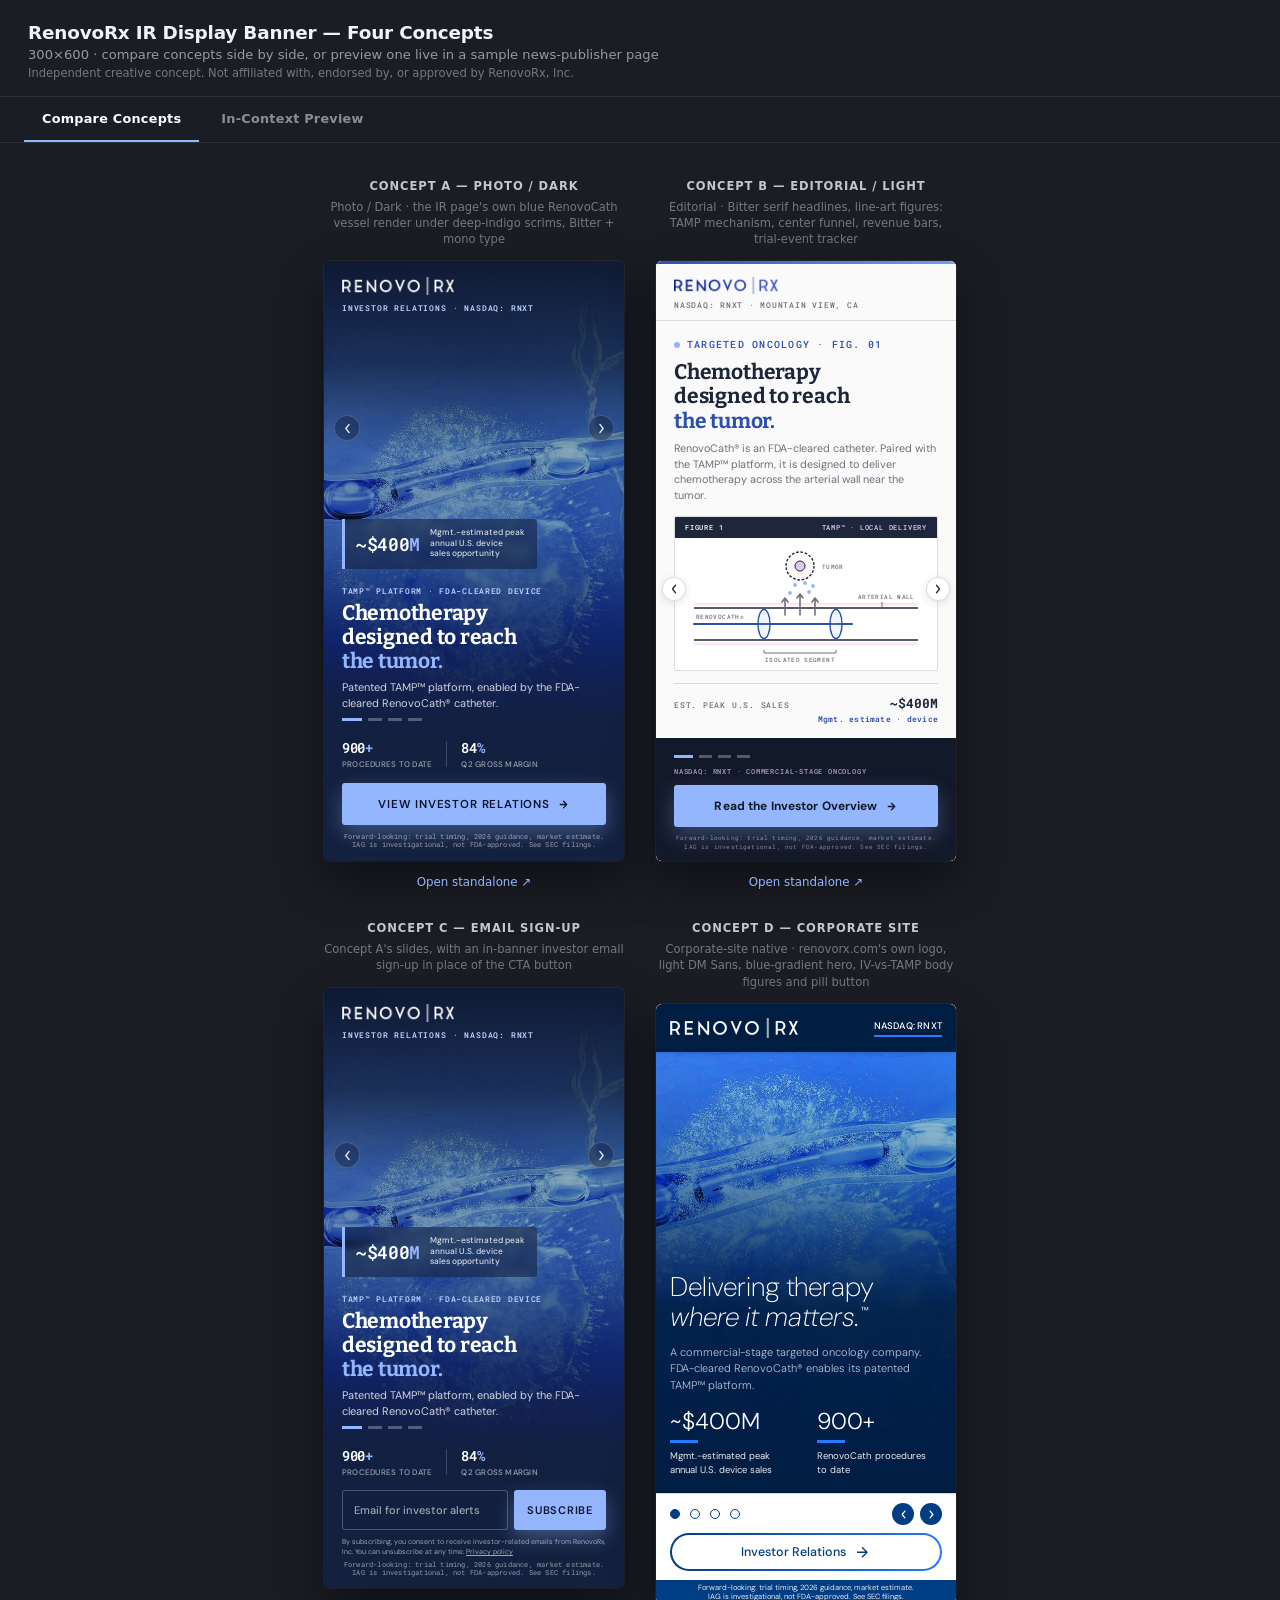
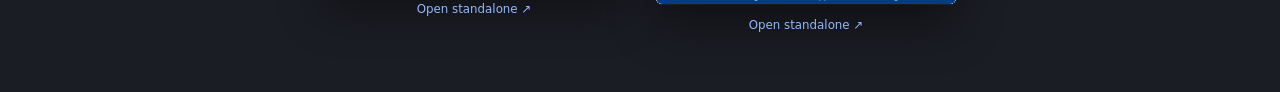
<file: index.html>
<!DOCTYPE html>
<html lang="en">
<head>
<meta name="robots" content="noindex,nofollow">
<meta charset="UTF-8">
<meta name="viewport" content="width=device-width,initial-scale=1">
<meta name="ir-banner-company" content="RenovoRx, Inc.">
<link rel="icon" href="data:,">
<title>RenovoRx IR Banner — Concept Comparison</title>
<style>
  :root { --ui-accent:oklch(0.78 0.111 264.8); }
  * { margin:0; padding:0; box-sizing:border-box; }
  html, body {
    height:100%;
    background:#1b1d24;
    font-family:-apple-system, BlinkMacSystemFont, 'Segoe UI', system-ui, sans-serif;
    color:#f2f3f5;
  }
  header {
    padding:22px 28px 16px;
    border-bottom:1px solid rgba(255,255,255,0.08);
  }
  header h1 { font-size:1.15rem; font-weight:700; letter-spacing:-0.01em; }
  header p { margin-top:4px; font-size:0.82rem; color:rgba(255,255,255,0.55); }
  header p.pitch-note { font-size:0.72rem; color:rgba(255,255,255,0.4); }

  /* ---- tabs ---- */
  .tabs {
    display:flex;
    gap:4px;
    padding:0 24px;
    border-bottom:1px solid rgba(255,255,255,0.08);
  }
  .tab-btn {
    background:none;
    border:0;
    font-family:inherit;
    color:rgba(255,255,255,0.5);
    font-size:0.8rem;
    font-weight:700;
    letter-spacing:0.02em;
    padding:14px 18px;
    cursor:pointer;
    border-bottom:2px solid transparent;
    transition:color 0.15s ease;
  }
  .tab-btn:hover { color:rgba(255,255,255,0.8); }
  .tab-btn.active { color:#fff; border-bottom-color:var(--ui-accent); }
  .tab-panel { display:none; }
  .tab-panel.active { display:block; }

  main {
    display:flex;
    flex-wrap:wrap;
    gap:32px;
    justify-content:center;
    padding:36px 24px 60px;
  }
  /* four 300px frames need about 1344px of width; below that, wrap 2 + 2 rather than 3 + 1 */
  @media (max-width:1343px) { main { max-width:700px; margin:0 auto; } }
  .col { display:flex; flex-direction:column; align-items:center; gap:14px; }
  .col h2 {
    font-size:0.72rem;
    font-weight:700;
    letter-spacing:0.08em;
    text-transform:uppercase;
    color:rgba(255,255,255,0.75);
  }
  .col .tag {
    max-width:300px;
    min-height:2.8em;
    font-size:0.72rem;
    line-height:1.4;
    text-align:center;
    color:rgba(255,255,255,0.4);
    margin-top:-8px;
  }
  .frame-wrap {
    width:300px;
    height:600px;
    border-radius:6px;
    overflow:hidden;
    box-shadow:0 20px 48px rgba(0,0,0,0.45), 0 0 0 1px rgba(255,255,255,0.06);
    background:#000;
  }
  iframe { width:300px; height:600px; border:0; display:block; }
  .col a {
    font-size:0.74rem;
    color:var(--ui-accent);
    text-decoration:none;
  }
  .col a:hover { text-decoration:underline; }

  /* ---- in-context preview panel ---- */
  .preview-intro {
    text-align:center;
    padding:28px 24px 0;
  }
  .preview-intro p {
    font-size:0.82rem;
    color:rgba(255,255,255,0.55);
    max-width:560px;
    margin:0 auto;
  }
  .concept-switch {
    display:flex;
    flex-wrap:wrap;
    gap:10px;
    justify-content:center;
    padding:18px 24px 0;
  }
  .concept-btn {
    background:rgba(255,255,255,0.06);
    border:1px solid rgba(255,255,255,0.14);
    color:rgba(255,255,255,0.65);
    font-family:inherit;
    font-size:0.76rem;
    font-weight:700;
    letter-spacing:0.02em;
    padding:9px 16px;
    border-radius:20px;
    cursor:pointer;
    transition:all 0.15s ease;
  }
  .concept-btn:hover { border-color:rgba(255,255,255,0.3); }
  .concept-btn.active { background:var(--ui-accent); border-color:var(--ui-accent); color:#0c1015; }

  .preview-wrap {
    max-width:1180px;
    margin:24px auto 12px;
    padding:0 24px;
  }
  .preview-frame-outer {
    border-radius:6px;
    overflow:hidden;
    box-shadow:0 20px 48px rgba(0,0,0,0.45), 0 0 0 1px rgba(255,255,255,0.06);
  }
  #preview-iframe {
    width:100%;
    height:950px;
    border:0;
    display:block;
    background:#fff;
  }
  .preview-footer {
    text-align:center;
    padding:14px 24px 60px;
  }
  .preview-footer a {
    font-size:0.74rem;
    color:var(--ui-accent);
    text-decoration:none;
  }
  .preview-footer a:hover { text-decoration:underline; }
</style>
</head>
<body>

<header>
  <h1>RenovoRx IR Display Banner — Four Concepts</h1>
  <p>300×600 · compare concepts side by side, or preview one live in a sample news-publisher page</p>
  <p class="pitch-note">Independent creative concept. Not affiliated with, endorsed by, or approved by RenovoRx, Inc.</p>
</header>

<div class="tabs">
  <button type="button" class="tab-btn active" data-tab="compare">Compare Concepts</button>
  <button type="button" class="tab-btn" data-tab="preview">In-Context Preview</button>
</div>

<section class="tab-panel active" id="tab-compare">
  <main>
    <div class="col">
      <h2>Concept A — Photo / Dark</h2>
      <span class="tag">Photo / Dark · the IR page&#x27;s own blue RenovoCath vessel render under deep-indigo scrims, Bitter + mono type</span>
      <div class="frame-wrap">
        <iframe src="concept-a-photo/index.html" title="RenovoRx banner — photo concept"></iframe>
      </div>
      <a href="concept-a-photo/index.html" target="_blank" rel="noopener">Open standalone ↗</a>
    </div>

    <div class="col">
      <h2>Concept B — Editorial / Light</h2>
      <span class="tag">Editorial · Bitter serif headlines, line-art figures: TAMP mechanism, center funnel, revenue bars, trial-event tracker</span>
      <div class="frame-wrap">
        <iframe src="concept-b-editorial/index.html" title="RenovoRx banner — editorial concept"></iframe>
      </div>
      <a href="concept-b-editorial/index.html" target="_blank" rel="noopener">Open standalone ↗</a>
    </div>

    <div class="col">
      <h2>Concept C — Email Sign-up</h2>
      <span class="tag">Concept A&#x27;s slides, with an in-banner investor email sign-up in place of the CTA button</span>
      <div class="frame-wrap">
        <iframe src="concept-c-dashboard/index.html" title="RenovoRx banner — email sign-up concept"></iframe>
      </div>
      <a href="concept-c-dashboard/index.html" target="_blank" rel="noopener">Open standalone ↗</a>
    </div>

    <div class="col">
      <h2>Concept D — Corporate Site</h2>
      <span class="tag">Corporate-site native · renovorx.com&#x27;s own logo, light DM Sans, blue-gradient hero, IV-vs-TAMP body figures and pill button</span>
      <div class="frame-wrap">
        <iframe src="concept-d-corporate/index.html" title="RenovoRx banner — corporate-site concept"></iframe>
      </div>
      <a href="concept-d-corporate/index.html" target="_blank" rel="noopener">Open standalone ↗</a>
    </div>
  </main>
</section>

<section class="tab-panel" id="tab-preview">
  <div class="preview-intro">
    <p>A sample news-publisher article page with the banner dropped into the right-rail ad slot — the way it would actually sit alongside real editorial content. Switch concepts below.</p>
  </div>

  <div class="concept-switch">
    <button type="button" class="concept-btn active" data-concept="a">Concept A — Photo</button>
    <button type="button" class="concept-btn" data-concept="b">Concept B — Editorial</button>
    <button type="button" class="concept-btn" data-concept="c">Concept C — Email Sign-up</button>
    <button type="button" class="concept-btn" data-concept="d">Concept D — Corporate Site</button>
  </div>

  <div class="preview-wrap">
    <div class="preview-frame-outer">
      <iframe id="preview-iframe" src="context-preview/news.html?concept=a" title="RenovoRx banner — in-context publisher preview"></iframe>
    </div>
  </div>

  <div class="preview-footer">
    <a id="preview-open-link" href="context-preview/news.html?concept=a" target="_blank" rel="noopener">Open standalone ↗</a>
  </div>
</section>

<script>
  document.querySelectorAll('.tab-btn').forEach(function (btn) {
    btn.addEventListener('click', function () {
      document.querySelectorAll('.tab-btn').forEach(function (b) { b.classList.remove('active') })
      document.querySelectorAll('.tab-panel').forEach(function (p) { p.classList.remove('active') })
      btn.classList.add('active')
      document.getElementById('tab-' + btn.dataset.tab).classList.add('active')
    })
  })

  document.querySelectorAll('.concept-btn').forEach(function (btn) {
    btn.addEventListener('click', function () {
      document.querySelectorAll('.concept-btn').forEach(function (b) { b.classList.remove('active') })
      btn.classList.add('active')
      var url = 'context-preview/news.html?concept=' + btn.dataset.concept
      document.getElementById('preview-iframe').src = url
      document.getElementById('preview-open-link').href = url
    })
  })
</script>

</body>
</html>
</file>
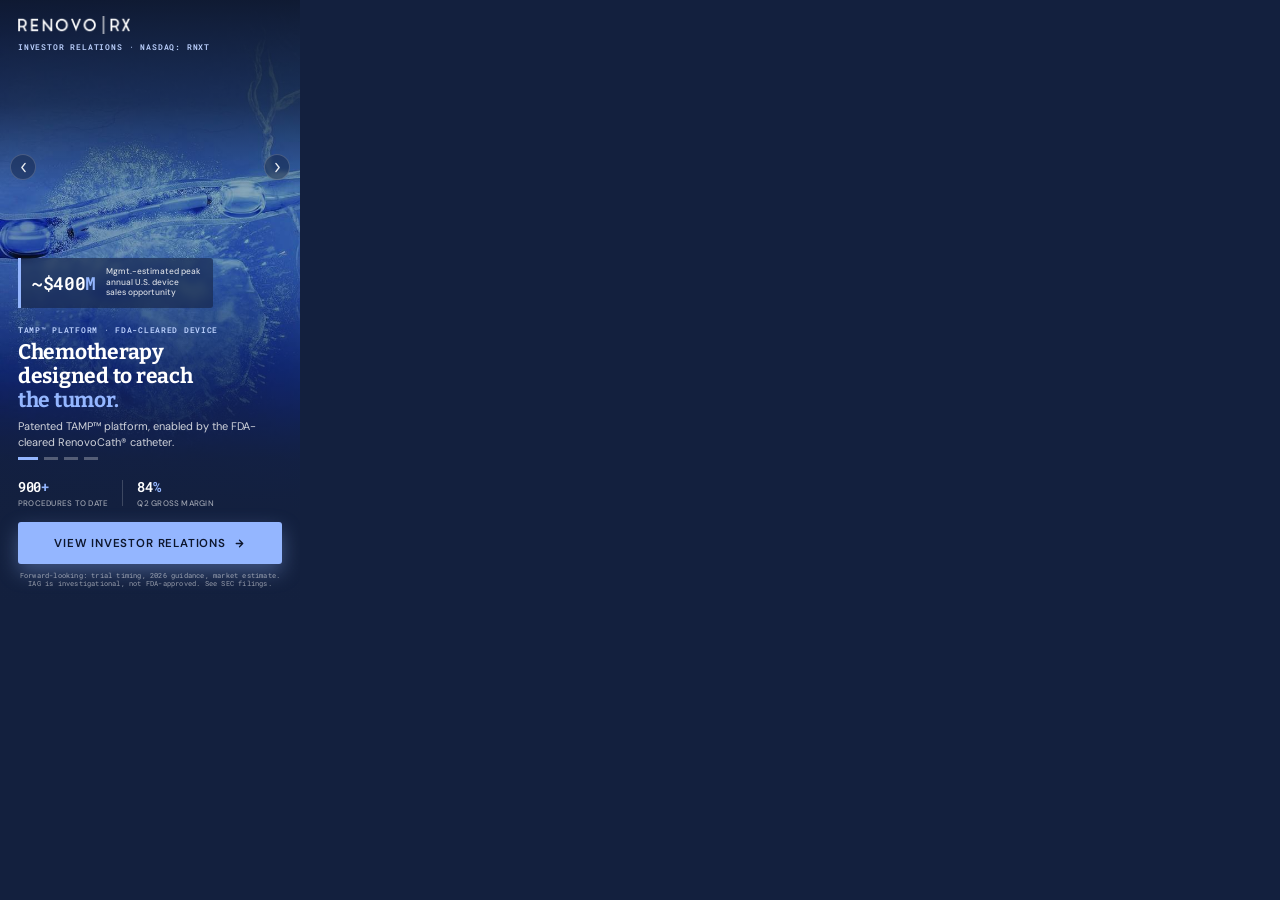
<file: concept-a-photo/index.html>
<!DOCTYPE html>
<html lang="en">
<head>
<meta name="robots" content="noindex,nofollow">
<meta charset="UTF-8">
<meta name="ad.size" content="width=300,height=600">
<meta http-equiv="X-UA-Compatible" content="IE=Edge">
<meta name="viewport" content="width=300,initial-scale=1">
<link rel="icon" href="data:,">
<title>RenovoRx, Inc. — Investor Relations</title>
<link rel="preconnect" href="https://fonts.googleapis.com">
<link rel="preconnect" href="https://fonts.gstatic.com" crossorigin>
<link href="https://fonts.googleapis.com/css2?family=Bitter:wght@600;700&family=DM+Sans:wght@400;500;600&family=Roboto+Mono:wght@500;600&display=swap" rel="stylesheet">
<link rel="stylesheet" href="style.css">
</head>
<body>

<!--
  RenovoRx, Inc. — IR display banner, 300x600 — Concept A: Photo / Dark.
  Promotes: https://renovorx-ir-concept.netlify.app/
  Full-bleed imagery per slide (Ken Burns zoom + scrims), a floating stat
  chip, persistent logo/ticker chrome, stat row + CTA + forward-looking-
  statements line. Backgrounds are four crops of the IR page's own hero
  render (img/vessel-abstract.jpg), graded toward its deep-indigo palette.
  Concept C is generated from this file (scripts/build_concept_c.py), so
  re-run that after every edit here. Every claim comes from .tmp/facts.md.
-->

<div id="banner" aria-label="RenovoRx, Inc. investor relations advertisement">

  <div id="slides">

    <!-- Slide 1 — Overview -->
    <section class="slide" data-index="0">
      <img class="slide-bg" src="assets/slide-1.jpg" alt="Illustration of the RenovoCath dual-balloon catheter inside an artery beside a tumor, rendered in blue">
      <div class="slide-scrim-top"></div>
      <div class="slide-scrim-bottom"></div>
      <div class="slide-copy">
        <div class="mid-chip">
          <span class="chip-num">~$400<em>M</em></span>
          <span class="chip-label">Mgmt.-estimated peak<br>annual U.S. device<br>sales opportunity</span>
        </div>
        <div class="copy-bottom">
          <div class="kicker">TAMP™ platform · FDA-cleared device</div>
          <h1>Chemotherapy<br>designed to reach<br><em>the&nbsp;tumor.</em></h1>
          <p>Patented TAMP™ platform, enabled by the FDA-cleared RenovoCath® catheter.</p>
        </div>
      </div>
    </section>

    <!-- Slide 2 — Proof -->
    <section class="slide" data-index="1">
      <img class="slide-bg" src="assets/slide-2.jpg" alt="Illustration of an artery with a catheter entering from the right, rendered in blue">
      <div class="slide-scrim-top"></div>
      <div class="slide-scrim-bottom"></div>
      <div class="slide-copy">
        <div class="mid-chip">
          <span class="chip-num">21</span>
          <span class="chip-label">Active commercial<br>cancer centers<br>as of Aug 12, 2026</span>
        </div>
        <div class="copy-bottom">
          <div class="kicker">Commercial traction</div>
          <h1>A device business<br>already selling to<br><em>cancer&nbsp;centers.</em></h1>
          <p>42 more centers are in evaluation, approval or activation: 63 in the commercial funnel.</p>
        </div>
      </div>
    </section>

    <!-- Slide 3 — Financials -->
    <section class="slide" data-index="2">
      <img class="slide-bg" src="assets/slide-3.jpg" alt="Illustration of branching blood vessels and a catheter balloon, rendered in blue">
      <div class="slide-scrim-top"></div>
      <div class="slide-scrim-bottom"></div>
      <div class="slide-copy">
        <div class="mid-chip">
          <span class="chip-num">$909<em>K</em></span>
          <span class="chip-label">Q2 2026 revenue<br>+115% vs. Q2 2025</span>
        </div>
        <div class="copy-bottom">
          <div class="kicker">Q2 2026 results · Aug 12</div>
          <h1>Record quarter.<br>2026 guidance<br><em>raised.</em></h1>
          <p>Revenue guidance now $3.75M–$4.25M, up from $3.0M–$4.0M. Q2 net loss: $2.9M.</p>
        </div>
      </div>
    </section>

    <!-- Slide 4 — Catalyst: the pivotal Phase III trial -->
    <section class="slide" data-index="3">
      <img class="slide-bg" src="assets/slide-4.jpg" alt="Close-up illustration of a tumor cell with a catheter balloon beside it, rendered in blue">
      <div class="slide-scrim-top"></div>
      <div class="slide-scrim-bottom"></div>
      <div class="slide-copy">
        <div class="mid-chip">
          <span class="chip-num">78<em>/86</em></span>
          <span class="chip-label">Trial events observed<br>toward final analysis<br>as of Aug 11, 2026</span>
        </div>
        <div class="copy-bottom">
          <div class="kicker">Phase III · TIGeR-PaC · Fully enrolled</div>
          <h1>Phase III fully<br>enrolled. Topline<br><em>expected 2H&nbsp;2027.</em></h1>
          <p>Investigational intra-arterial gemcitabine (IAG) vs. standard IV chemotherapy in locally advanced pancreatic cancer.</p>
        </div>
      </div>
    </section>

  </div>

  <!-- Persistent chrome — sits above the rotating slides -->
  <header id="top-bar" class="reveal" data-delay="0">
    <div id="logo">
      <img class="lockup" src="assets/logo-white.png" alt="RenovoRx" width="112" height="18">
    </div>
    <div id="eyebrow">INVESTOR&nbsp;RELATIONS&nbsp;·&nbsp;NASDAQ:&nbsp;RNXT</div>
  </header>

  <button type="button" class="nav-arrow" id="arrow-prev" aria-label="Previous slide">
    <svg viewBox="0 0 16 16"><path d="M10 3 6 8l4 5" stroke="currentColor" stroke-width="1.7" fill="none" stroke-linecap="round" stroke-linejoin="round"/></svg>
  </button>
  <button type="button" class="nav-arrow" id="arrow-next" aria-label="Next slide">
    <svg viewBox="0 0 16 16"><path d="M6 3l4 5-4 5" stroke="currentColor" stroke-width="1.7" fill="none" stroke-linecap="round" stroke-linejoin="round"/></svg>
  </button>

  <div id="bottom-fixed" class="reveal" data-delay="4">
    <div id="dots" role="tablist" aria-label="Slide selector">
      <button class="dot active" data-index="0" aria-label="Slide 1: Overview"></button>
      <button class="dot" data-index="1" aria-label="Slide 2: Commercial traction"></button>
      <button class="dot" data-index="2" aria-label="Slide 3: Financials"></button>
      <button class="dot" data-index="3" aria-label="Slide 4: Phase III trial"></button>
    </div>

    <div id="stat-row">
      <div class="stat">
        <span class="stat-num">900<em>+</em></span>
        <span class="stat-label">Procedures to date</span>
      </div>
      <div class="stat-div"></div>
      <div class="stat">
        <span class="stat-num">84<em>%</em></span>
        <span class="stat-label">Q2 gross margin</span>
      </div>
    </div>

    <a href="#" id="cta">
      <span>View Investor Relations</span>
      <svg viewBox="0 0 16 16" id="cta-arrow" aria-hidden="true"><path d="M4 8h8M8 4l4 4-4 4" stroke="currentColor" stroke-width="1.6" fill="none" stroke-linecap="round" stroke-linejoin="round"/></svg>
    </a>
    <p id="disclosure">Forward-looking: trial timing, 2026 guidance, market estimate.<br>IAG is investigational, not FDA-approved. See SEC filings.</p>
  </div>

  <!-- Standard HTML5-ad click-tag plumbing -->
  <div id="click-tag-wrapper"></div>
</div>

<script src="script.js"></script>
</body>
</html>
</file>
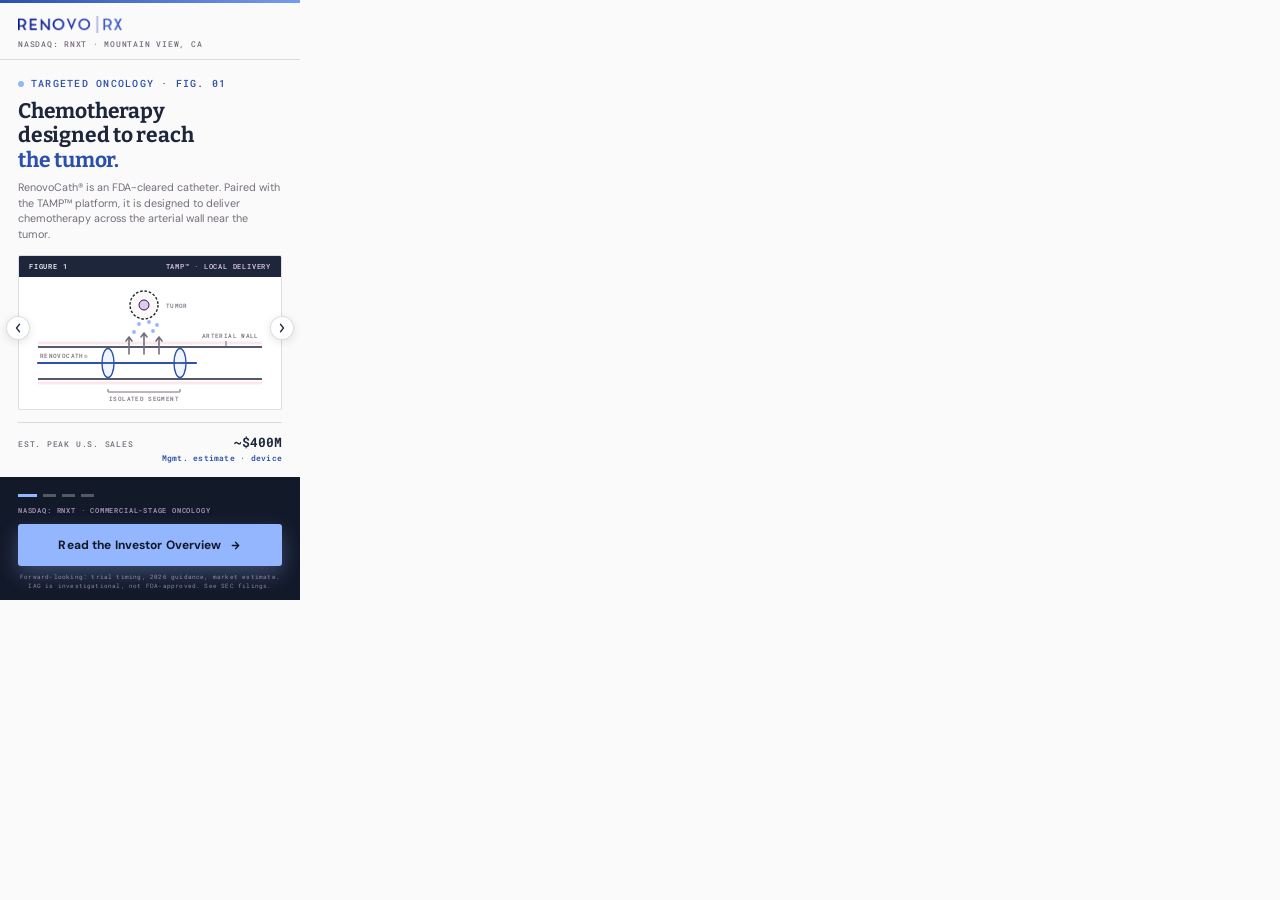
<file: concept-b-editorial/index.html>
<!DOCTYPE html>
<html lang="en">
<head>
<meta name="robots" content="noindex,nofollow">
<meta charset="UTF-8">
<meta name="ad.size" content="width=300,height=600">
<meta http-equiv="X-UA-Compatible" content="IE=Edge">
<meta name="viewport" content="width=300,initial-scale=1">
<link rel="icon" href="data:,">
<title>RenovoRx, Inc. — Investor Overview</title>
<link rel="preconnect" href="https://fonts.googleapis.com">
<link rel="preconnect" href="https://fonts.gstatic.com" crossorigin>
<link href="https://fonts.googleapis.com/css2?family=Bitter:wght@600;700&family=DM+Sans:wght@400;500;600;700&family=Roboto+Mono:wght@400;500;600;700&display=swap" rel="stylesheet">
<link rel="stylesheet" href="style.css">
</head>
<body>

<!--
  RenovoRx, Inc. — IR display banner, 300x600 — Concept B: Editorial / Light.
  Promotes: https://renovorx-ir-concept.netlify.app/
  Annual-report styling: Bitter serif headlines, mono figure captions, light
  paper body, one inline-SVG "Figure N" schematic per slide (same line
  weight/colour language across all four: TAMP mechanism, center funnel,
  revenue bars, trial-event tracker), dark closing CTA band.
  Every claim comes from .tmp/facts.md.
-->

<div id="banner" aria-label="RenovoRx, Inc. investor relations advertisement">

  <div id="top-rule"></div>

  <header id="top-bar" class="reveal" data-delay="0">
    <div id="logo">
      <img class="lockup" src="assets/logo.png" alt="RenovoRx" width="104" height="16">
    </div>
    <div id="masthead">NASDAQ:&nbsp;RNXT&nbsp;·&nbsp;MOUNTAIN&nbsp;VIEW,&nbsp;CA</div>
  </header>

  <div id="slides">

    <!-- Slide 1 — Cover: the TAMP idea -->
    <section class="slide" data-index="0">
      <div class="slide-copy">
        <p class="eyebrow">Targeted Oncology · Fig. 01</p>
        <h1>Chemotherapy<br>designed to reach<br><em>the&nbsp;tumor.</em></h1>
        <p class="lead">RenovoCath® is an FDA-cleared catheter. Paired with the TAMP™ platform, it is designed to deliver chemotherapy across the arterial wall near the tumor.</p>

        <figure class="fig-card">
          <div class="fig-bar"><span>Figure 1</span><span>TAMP™ · Local Delivery</span></div>
          <div class="fig-body">
            <svg viewBox="0 0 240 118" role="img" aria-label="Schematic: a catheter with two balloons isolates a segment of an artery; chemotherapy crosses the arterial wall toward a tumor.">
              <path class="fig-wall-out" d="M8 57 H232 M8 97 H232"/>
              <path class="fig-wall" d="M8 61 H232 M8 93 H232"/>
              <path class="fig-cath" d="M8 77 H166"/>
              <ellipse class="fig-balloon" cx="78" cy="77" rx="6" ry="14.5"/>
              <ellipse class="fig-balloon" cx="150" cy="77" rx="6" ry="14.5"/>
              <path class="fig-arrow" d="M99 68 V51 M96 55 L99 51 L102 55"/>
              <path class="fig-arrow" d="M114 68 V47 M111 51 L114 47 L117 51"/>
              <path class="fig-arrow" d="M129 68 V51 M126 55 L129 51 L132 55"/>
              <g class="fig-drug"><circle cx="104" cy="46" r="1.9"/><circle cx="123" cy="45" r="1.9"/><circle cx="109" cy="38" r="1.9"/><circle cx="119" cy="36" r="1.9"/><circle cx="114" cy="31" r="1.9"/><circle cx="127" cy="39" r="1.9"/></g>
              <circle class="fig-tumor" cx="114" cy="19" r="14"/>
              <circle class="fig-nucleus" cx="114" cy="19" r="5"/>
              <path class="fig-lead" d="M146 77 H150"/>
              <path class="fig-bracket" d="M78 103 V106 H150 V103"/>
              <text class="fig-label" x="114" y="115" text-anchor="middle">ISOLATED SEGMENT</text>
              <text class="fig-label" x="10" y="72">RENOVOCATH®</text>
              <text class="fig-label" x="136" y="22">TUMOR</text>
              <text class="fig-label" x="172" y="52">ARTERIAL WALL</text>
              <path class="fig-lead" d="M196 55 V60"/>
            </svg>
          </div>
        </figure>

        <dl class="kf">
          <dt>Est. peak U.S. sales</dt>
          <dd>~$400M <em>Mgmt. estimate · device</em></dd>
        </dl>
      </div>
    </section>

    <!-- Slide 2 — Commercial traction -->
    <section class="slide" data-index="1">
      <div class="slide-copy">
        <p class="eyebrow">Fig. 02 · Commercial Traction</p>
        <h1>A device business<br>already selling to<br><em>cancer&nbsp;centers.</em></h1>
        <p class="lead">RenovoCath is sold to U.S. cancer centers today. As of Aug 12, 2026: 21 active, 63 in the commercial funnel.</p>

        <figure class="fig-card">
          <div class="fig-bar"><span>Figure 2</span><span>Cancer Centers · Active vs. Funnel</span></div>
          <div class="fig-body">
            <svg viewBox="0 0 240 118" role="img" aria-label="Grid of 63 cancer centers: 21 active and 42 in evaluation, approval or activation.">
              <g class="fig-grid"><circle class="on" cx="14.0" cy="14.0" r="4.6"/><circle class="on" cx="31.5" cy="14.0" r="4.6"/><circle class="on" cx="49.0" cy="14.0" r="4.6"/><circle class="on" cx="66.5" cy="14.0" r="4.6"/><circle class="on" cx="84.0" cy="14.0" r="4.6"/><circle class="on" cx="101.5" cy="14.0" r="4.6"/><circle class="on" cx="119.0" cy="14.0" r="4.6"/><circle class="on" cx="136.5" cy="14.0" r="4.6"/><circle class="on" cx="154.0" cy="14.0" r="4.6"/><circle class="on" cx="14.0" cy="28.6" r="4.6"/><circle class="on" cx="31.5" cy="28.6" r="4.6"/><circle class="on" cx="49.0" cy="28.6" r="4.6"/><circle class="on" cx="66.5" cy="28.6" r="4.6"/><circle class="on" cx="84.0" cy="28.6" r="4.6"/><circle class="on" cx="101.5" cy="28.6" r="4.6"/><circle class="on" cx="119.0" cy="28.6" r="4.6"/><circle class="on" cx="136.5" cy="28.6" r="4.6"/><circle class="on" cx="154.0" cy="28.6" r="4.6"/><circle class="on" cx="14.0" cy="43.2" r="4.6"/><circle class="on" cx="31.5" cy="43.2" r="4.6"/><circle class="on" cx="49.0" cy="43.2" r="4.6"/><circle class="off" cx="66.5" cy="43.2" r="4.6"/><circle class="off" cx="84.0" cy="43.2" r="4.6"/><circle class="off" cx="101.5" cy="43.2" r="4.6"/><circle class="off" cx="119.0" cy="43.2" r="4.6"/><circle class="off" cx="136.5" cy="43.2" r="4.6"/><circle class="off" cx="154.0" cy="43.2" r="4.6"/><circle class="off" cx="14.0" cy="57.8" r="4.6"/><circle class="off" cx="31.5" cy="57.8" r="4.6"/><circle class="off" cx="49.0" cy="57.8" r="4.6"/><circle class="off" cx="66.5" cy="57.8" r="4.6"/><circle class="off" cx="84.0" cy="57.8" r="4.6"/><circle class="off" cx="101.5" cy="57.8" r="4.6"/><circle class="off" cx="119.0" cy="57.8" r="4.6"/><circle class="off" cx="136.5" cy="57.8" r="4.6"/><circle class="off" cx="154.0" cy="57.8" r="4.6"/><circle class="off" cx="14.0" cy="72.4" r="4.6"/><circle class="off" cx="31.5" cy="72.4" r="4.6"/><circle class="off" cx="49.0" cy="72.4" r="4.6"/><circle class="off" cx="66.5" cy="72.4" r="4.6"/><circle class="off" cx="84.0" cy="72.4" r="4.6"/><circle class="off" cx="101.5" cy="72.4" r="4.6"/><circle class="off" cx="119.0" cy="72.4" r="4.6"/><circle class="off" cx="136.5" cy="72.4" r="4.6"/><circle class="off" cx="154.0" cy="72.4" r="4.6"/><circle class="off" cx="14.0" cy="87.0" r="4.6"/><circle class="off" cx="31.5" cy="87.0" r="4.6"/><circle class="off" cx="49.0" cy="87.0" r="4.6"/><circle class="off" cx="66.5" cy="87.0" r="4.6"/><circle class="off" cx="84.0" cy="87.0" r="4.6"/><circle class="off" cx="101.5" cy="87.0" r="4.6"/><circle class="off" cx="119.0" cy="87.0" r="4.6"/><circle class="off" cx="136.5" cy="87.0" r="4.6"/><circle class="off" cx="154.0" cy="87.0" r="4.6"/><circle class="off" cx="14.0" cy="101.6" r="4.6"/><circle class="off" cx="31.5" cy="101.6" r="4.6"/><circle class="off" cx="49.0" cy="101.6" r="4.6"/><circle class="off" cx="66.5" cy="101.6" r="4.6"/><circle class="off" cx="84.0" cy="101.6" r="4.6"/><circle class="off" cx="101.5" cy="101.6" r="4.6"/><circle class="off" cx="119.0" cy="101.6" r="4.6"/><circle class="off" cx="136.5" cy="101.6" r="4.6"/><circle class="off" cx="154.0" cy="101.6" r="4.6"/></g>
              <path class="fig-rule" d="M172 12 V104"/>
              <text class="fig-big" x="180" y="44">21</text>
              <text class="fig-label" x="181" y="55">ACTIVE CENTERS</text>
              <text class="fig-big mid" x="180" y="88">+42</text>
              <text class="fig-label" x="181" y="99">IN THE FUNNEL</text>
            </svg>
          </div>
        </figure>

        <dl class="kf">
          <dt>RenovoCath procedures</dt>
          <dd>900+ <em>To date</em></dd>
        </dl>
      </div>
    </section>

    <!-- Slide 3 — Financial summary -->
    <section class="slide" data-index="2">
      <div class="slide-copy">
        <p class="eyebrow">Fig. 03 · Q2 2026 Financial Summary</p>
        <h1>Record quarter.<br><em>Guidance&nbsp;raised.</em></h1>
        <p class="lead">Q2 revenue of $909K, up 115% year over year, at an 84% gross margin. Q2 net loss: $2.9M.</p>

        <figure class="fig-card">
          <div class="fig-bar"><span>Figure 3</span><span>Quarterly Revenue</span></div>
          <div class="fig-body">
            <svg viewBox="0 0 240 118" role="img" aria-label="Bar chart: revenue of $422K in Q2 2025, $563K in Q1 2026 and $909K in Q2 2026, up 115% year over year.">
              <line class="fig-base" x1="14" y1="96" x2="226" y2="96"/>
              <path class="fig-ref" d="M72 63.5 H206"/>
              <rect class="fig-bar-prior" x="34" y="63.5" width="38" height="32.5"/>
              <text class="fig-bar-label" x="53" y="58" text-anchor="middle">$422K</text>
              <text class="fig-bar-year" x="53" y="108" text-anchor="middle">Q2 2025</text>
              <rect class="fig-bar-prior" x="100" y="52.6" width="38" height="43.4"/>
              <text class="fig-bar-label" x="119" y="47" text-anchor="middle">$563K</text>
              <text class="fig-bar-year" x="119" y="108" text-anchor="middle">Q1 2026</text>
              <rect class="fig-bar-now" x="166" y="26" width="38" height="70"/>
              <text class="fig-bar-label strong" x="185" y="19" text-anchor="middle">$909K</text>
              <text class="fig-bar-year" x="185" y="108" text-anchor="middle">Q2 2026</text>
              <path class="fig-arrow" d="M215 62 V30 M211 35 L215 30 L219 35"/>
              <text class="fig-bar-label strong" x="209" y="78" text-anchor="start" style="font-size:8px">+115%</text>
            </svg>
          </div>
        </figure>

        <dl class="kf">
          <dt>2026 revenue guidance</dt>
          <dd>$3.75–4.25M <em>Raised from $3.0–4.0M</em></dd>
        </dl>
      </div>
    </section>

    <!-- Slide 4 — Catalyst: the pivotal Phase III trial -->
    <section class="slide" data-index="3">
      <div class="slide-copy">
        <p class="eyebrow">Fig. 04 · Pivotal Phase III Trial</p>
        <h1>Phase III fully<br>enrolled. Topline<br><em>expected 2H&nbsp;2027.</em></h1>
        <p class="lead">TIGeR-PaC: investigational intra-arterial gemcitabine (IAG) vs. standard IV chemotherapy in locally advanced pancreatic cancer.</p>

        <figure class="fig-card">
          <div class="fig-bar"><span>Figure 4</span><span>Trial Events · TIGeR-PaC</span></div>
          <div class="fig-body">
            <svg viewBox="0 0 240 118" role="img" aria-label="Tracker of the 86 trial events needed for the final analysis; 78 observed as of August 11, 2026.">
              <text x="11" y="29"><tspan class="fig-big">78</tspan><tspan class="fig-big-sub"> / 86 events</tspan></text>
              <g class="fig-ticks"><rect class="on" x="11.00" y="44" width="3.7" height="22" rx="0.8"/><rect class="on" x="16.05" y="44" width="3.7" height="22" rx="0.8"/><rect class="on" x="21.10" y="44" width="3.7" height="22" rx="0.8"/><rect class="on" x="26.15" y="44" width="3.7" height="22" rx="0.8"/><rect class="on" x="31.20" y="44" width="3.7" height="22" rx="0.8"/><rect class="on" x="36.25" y="44" width="3.7" height="22" rx="0.8"/><rect class="on" x="41.30" y="44" width="3.7" height="22" rx="0.8"/><rect class="on" x="46.35" y="44" width="3.7" height="22" rx="0.8"/><rect class="on" x="51.40" y="44" width="3.7" height="22" rx="0.8"/><rect class="on" x="56.45" y="44" width="3.7" height="22" rx="0.8"/><rect class="on" x="61.50" y="44" width="3.7" height="22" rx="0.8"/><rect class="on" x="66.55" y="44" width="3.7" height="22" rx="0.8"/><rect class="on" x="71.60" y="44" width="3.7" height="22" rx="0.8"/><rect class="on" x="76.65" y="44" width="3.7" height="22" rx="0.8"/><rect class="on" x="81.70" y="44" width="3.7" height="22" rx="0.8"/><rect class="on" x="86.75" y="44" width="3.7" height="22" rx="0.8"/><rect class="on" x="91.80" y="44" width="3.7" height="22" rx="0.8"/><rect class="on" x="96.85" y="44" width="3.7" height="22" rx="0.8"/><rect class="on" x="101.90" y="44" width="3.7" height="22" rx="0.8"/><rect class="on" x="106.95" y="44" width="3.7" height="22" rx="0.8"/><rect class="on" x="112.00" y="44" width="3.7" height="22" rx="0.8"/><rect class="on" x="117.05" y="44" width="3.7" height="22" rx="0.8"/><rect class="on" x="122.10" y="44" width="3.7" height="22" rx="0.8"/><rect class="on" x="127.15" y="44" width="3.7" height="22" rx="0.8"/><rect class="on" x="132.20" y="44" width="3.7" height="22" rx="0.8"/><rect class="on" x="137.25" y="44" width="3.7" height="22" rx="0.8"/><rect class="on" x="142.30" y="44" width="3.7" height="22" rx="0.8"/><rect class="on" x="147.35" y="44" width="3.7" height="22" rx="0.8"/><rect class="on" x="152.40" y="44" width="3.7" height="22" rx="0.8"/><rect class="on" x="157.45" y="44" width="3.7" height="22" rx="0.8"/><rect class="on" x="162.50" y="44" width="3.7" height="22" rx="0.8"/><rect class="on" x="167.55" y="44" width="3.7" height="22" rx="0.8"/><rect class="on" x="172.60" y="44" width="3.7" height="22" rx="0.8"/><rect class="on" x="177.65" y="44" width="3.7" height="22" rx="0.8"/><rect class="on" x="182.70" y="44" width="3.7" height="22" rx="0.8"/><rect class="on" x="187.75" y="44" width="3.7" height="22" rx="0.8"/><rect class="on" x="192.80" y="44" width="3.7" height="22" rx="0.8"/><rect class="on" x="197.85" y="44" width="3.7" height="22" rx="0.8"/><rect class="on" x="202.90" y="44" width="3.7" height="22" rx="0.8"/><rect class="on" x="207.95" y="44" width="3.7" height="22" rx="0.8"/><rect class="on" x="213.00" y="44" width="3.7" height="22" rx="0.8"/><rect class="on" x="218.05" y="44" width="3.7" height="22" rx="0.8"/><rect class="on" x="223.10" y="44" width="3.7" height="22" rx="0.8"/><rect class="on" x="11.00" y="72" width="3.7" height="22" rx="0.8"/><rect class="on" x="16.05" y="72" width="3.7" height="22" rx="0.8"/><rect class="on" x="21.10" y="72" width="3.7" height="22" rx="0.8"/><rect class="on" x="26.15" y="72" width="3.7" height="22" rx="0.8"/><rect class="on" x="31.20" y="72" width="3.7" height="22" rx="0.8"/><rect class="on" x="36.25" y="72" width="3.7" height="22" rx="0.8"/><rect class="on" x="41.30" y="72" width="3.7" height="22" rx="0.8"/><rect class="on" x="46.35" y="72" width="3.7" height="22" rx="0.8"/><rect class="on" x="51.40" y="72" width="3.7" height="22" rx="0.8"/><rect class="on" x="56.45" y="72" width="3.7" height="22" rx="0.8"/><rect class="on" x="61.50" y="72" width="3.7" height="22" rx="0.8"/><rect class="on" x="66.55" y="72" width="3.7" height="22" rx="0.8"/><rect class="on" x="71.60" y="72" width="3.7" height="22" rx="0.8"/><rect class="on" x="76.65" y="72" width="3.7" height="22" rx="0.8"/><rect class="on" x="81.70" y="72" width="3.7" height="22" rx="0.8"/><rect class="on" x="86.75" y="72" width="3.7" height="22" rx="0.8"/><rect class="on" x="91.80" y="72" width="3.7" height="22" rx="0.8"/><rect class="on" x="96.85" y="72" width="3.7" height="22" rx="0.8"/><rect class="on" x="101.90" y="72" width="3.7" height="22" rx="0.8"/><rect class="on" x="106.95" y="72" width="3.7" height="22" rx="0.8"/><rect class="on" x="112.00" y="72" width="3.7" height="22" rx="0.8"/><rect class="on" x="117.05" y="72" width="3.7" height="22" rx="0.8"/><rect class="on" x="122.10" y="72" width="3.7" height="22" rx="0.8"/><rect class="on" x="127.15" y="72" width="3.7" height="22" rx="0.8"/><rect class="on" x="132.20" y="72" width="3.7" height="22" rx="0.8"/><rect class="on" x="137.25" y="72" width="3.7" height="22" rx="0.8"/><rect class="on" x="142.30" y="72" width="3.7" height="22" rx="0.8"/><rect class="on" x="147.35" y="72" width="3.7" height="22" rx="0.8"/><rect class="on" x="152.40" y="72" width="3.7" height="22" rx="0.8"/><rect class="on" x="157.45" y="72" width="3.7" height="22" rx="0.8"/><rect class="on" x="162.50" y="72" width="3.7" height="22" rx="0.8"/><rect class="on" x="167.55" y="72" width="3.7" height="22" rx="0.8"/><rect class="on" x="172.60" y="72" width="3.7" height="22" rx="0.8"/><rect class="on" x="177.65" y="72" width="3.7" height="22" rx="0.8"/><rect class="on" x="182.70" y="72" width="3.7" height="22" rx="0.8"/><rect class="off" x="187.75" y="72" width="3.7" height="22" rx="0.8"/><rect class="off" x="192.80" y="72" width="3.7" height="22" rx="0.8"/><rect class="off" x="197.85" y="72" width="3.7" height="22" rx="0.8"/><rect class="off" x="202.90" y="72" width="3.7" height="22" rx="0.8"/><rect class="off" x="207.95" y="72" width="3.7" height="22" rx="0.8"/><rect class="off" x="213.00" y="72" width="3.7" height="22" rx="0.8"/><rect class="off" x="218.05" y="72" width="3.7" height="22" rx="0.8"/><rect class="off" x="223.10" y="72" width="3.7" height="22" rx="0.8"/></g>
              <text class="fig-label" x="11" y="108">OBSERVED · AUG 11, 2026</text>
              <text class="fig-label" x="229" y="108" text-anchor="end">86 NEEDED FOR FINAL ANALYSIS</text>
            </svg>
          </div>
        </figure>

        <dl class="kf">
          <dt>Trial completion</dt>
          <dd>1H 2027 <em>Expected</em></dd>
        </dl>
      </div>
    </section>

  </div>

  <button type="button" class="nav-arrow" id="arrow-prev" aria-label="Previous slide">
    <svg viewBox="0 0 16 16"><path d="M10 3 6 8l4 5" stroke="currentColor" stroke-width="1.7" fill="none" stroke-linecap="round" stroke-linejoin="round"/></svg>
  </button>
  <button type="button" class="nav-arrow" id="arrow-next" aria-label="Next slide">
    <svg viewBox="0 0 16 16"><path d="M6 3l4 5-4 5" stroke="currentColor" stroke-width="1.7" fill="none" stroke-linecap="round" stroke-linejoin="round"/></svg>
  </button>

  <div id="dots" class="reveal" role="tablist" aria-label="Slide selector">
    <button class="dot active" data-index="0" aria-label="Slide 1: Cover"></button>
    <button class="dot" data-index="1" aria-label="Slide 2: Commercial traction"></button>
    <button class="dot" data-index="2" aria-label="Slide 3: Financial summary"></button>
    <button class="dot" data-index="3" aria-label="Slide 4: Phase III trial"></button>
  </div>

  <div id="bottom-fixed" class="reveal" data-delay="1">
    <div id="bf-line">NASDAQ: RNXT · COMMERCIAL-STAGE ONCOLOGY</div>
    <a href="#" id="cta">
      <span>Read the Investor Overview</span>
      <svg viewBox="0 0 16 16" id="cta-arrow" aria-hidden="true"><path d="M4 8h8M8 4l4 4-4 4" stroke="currentColor" stroke-width="1.6" fill="none" stroke-linecap="round" stroke-linejoin="round"/></svg>
    </a>
    <div id="fls">Forward-looking: trial timing, 2026 guidance, market estimate.<br>IAG is investigational, not FDA-approved. See SEC filings.</div>
  </div>

  <!-- Standard HTML5-ad click-tag plumbing -->
  <div id="click-tag-wrapper"></div>
</div>

<script src="script.js"></script>
</body>
</html>
</file>
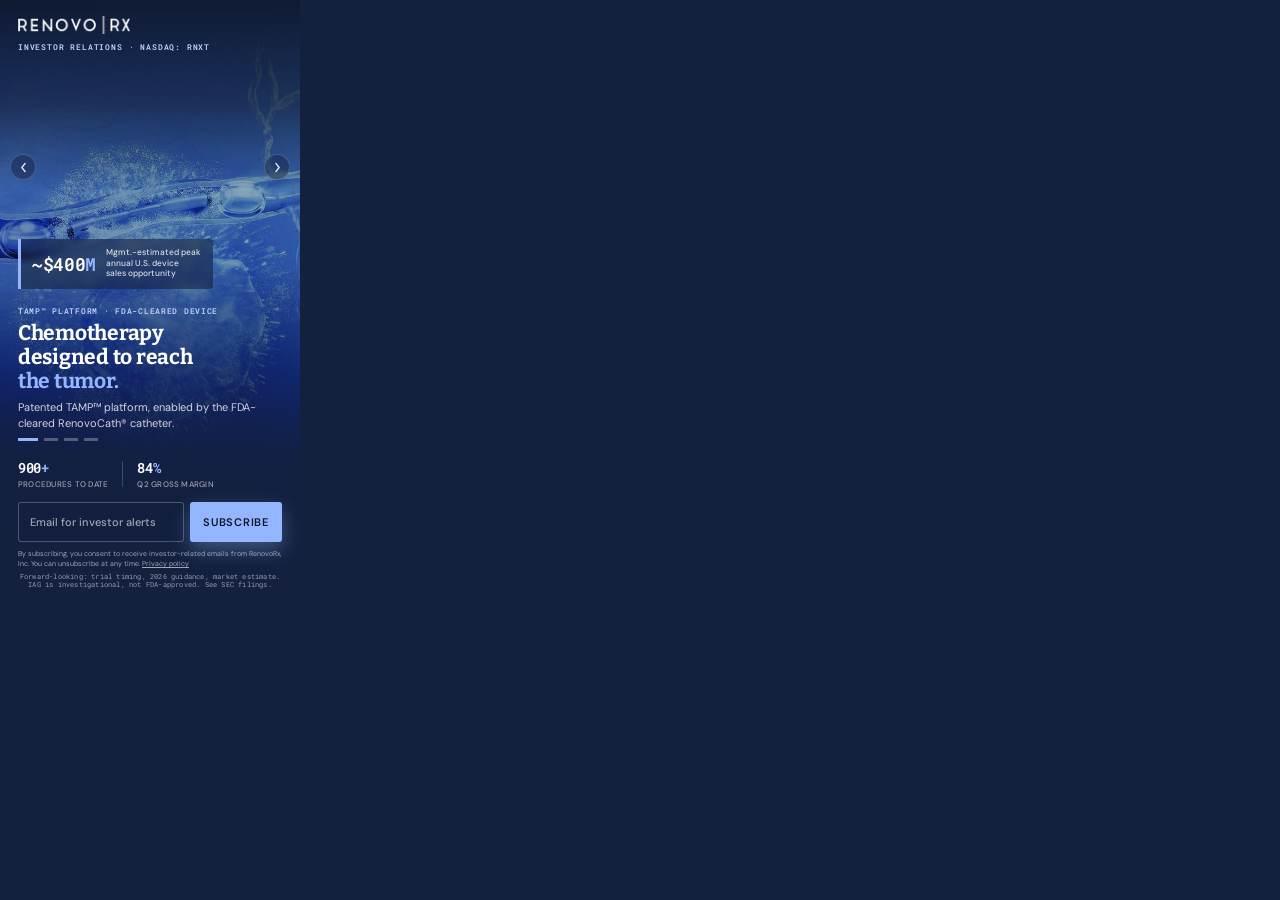
<file: concept-c-dashboard/index.html>
<!DOCTYPE html>
<html lang="en">
<head>
<meta name="robots" content="noindex,nofollow">
<meta charset="UTF-8">
<meta name="ad.size" content="width=300,height=600">
<meta http-equiv="X-UA-Compatible" content="IE=Edge">
<meta name="viewport" content="width=300,initial-scale=1">
<link rel="icon" href="data:,">
<title>RenovoRx, Inc. — Investor Alerts</title>
<link rel="preconnect" href="https://fonts.googleapis.com">
<link rel="preconnect" href="https://fonts.gstatic.com" crossorigin>
<link href="https://fonts.googleapis.com/css2?family=Bitter:wght@600;700&family=DM+Sans:wght@400;500;600&family=Roboto+Mono:wght@500;600&display=swap" rel="stylesheet">
<link rel="stylesheet" href="style.css">
</head>
<body>
<!-- GENERATED by build_concept_c.py from ../concept-a-photo/ (a-fingerprint: b41a2aa5aae6).
     Don't edit this file: edit Concept A and re-run the script. -->


<!--
  RenovoRx, Inc. — IR display banner, 300x600 — Concept C (Concept A + email sign-up): Photo / Dark.
  Promotes: https://renovorx-ir-concept.netlify.app/
  Full-bleed imagery per slide (Ken Burns zoom + scrims), a floating stat
  chip, persistent logo/ticker chrome, stat row + CTA + forward-looking-
  statements line. Backgrounds are four crops of the IR page's own hero
  render (img/vessel-abstract.jpg), graded toward its deep-indigo palette.
  Concept C is generated from this file (scripts/build_concept_c.py), so
  re-run that after every edit here. Every claim comes from .tmp/facts.md.
-->

<div id="banner" aria-label="RenovoRx, Inc. investor relations advertisement with investor email alerts sign-up">

  <div id="slides">

    <!-- Slide 1 — Overview -->
    <section class="slide" data-index="0">
      <img class="slide-bg" src="assets/slide-1.jpg" alt="Illustration of the RenovoCath dual-balloon catheter inside an artery beside a tumor, rendered in blue">
      <div class="slide-scrim-top"></div>
      <div class="slide-scrim-bottom"></div>
      <div class="slide-copy">
        <div class="mid-chip">
          <span class="chip-num">~$400<em>M</em></span>
          <span class="chip-label">Mgmt.-estimated peak<br>annual U.S. device<br>sales opportunity</span>
        </div>
        <div class="copy-bottom">
          <div class="kicker">TAMP™ platform · FDA-cleared device</div>
          <h1>Chemotherapy<br>designed to reach<br><em>the&nbsp;tumor.</em></h1>
          <p>Patented TAMP™ platform, enabled by the FDA-cleared RenovoCath® catheter.</p>
        </div>
      </div>
    </section>

    <!-- Slide 2 — Proof -->
    <section class="slide" data-index="1">
      <img class="slide-bg" src="assets/slide-2.jpg" alt="Illustration of an artery with a catheter entering from the right, rendered in blue">
      <div class="slide-scrim-top"></div>
      <div class="slide-scrim-bottom"></div>
      <div class="slide-copy">
        <div class="mid-chip">
          <span class="chip-num">21</span>
          <span class="chip-label">Active commercial<br>cancer centers<br>as of Aug 12, 2026</span>
        </div>
        <div class="copy-bottom">
          <div class="kicker">Commercial traction</div>
          <h1>A device business<br>already selling to<br><em>cancer&nbsp;centers.</em></h1>
          <p>42 more centers are in evaluation, approval or activation: 63 in the commercial funnel.</p>
        </div>
      </div>
    </section>

    <!-- Slide 3 — Financials -->
    <section class="slide" data-index="2">
      <img class="slide-bg" src="assets/slide-3.jpg" alt="Illustration of branching blood vessels and a catheter balloon, rendered in blue">
      <div class="slide-scrim-top"></div>
      <div class="slide-scrim-bottom"></div>
      <div class="slide-copy">
        <div class="mid-chip">
          <span class="chip-num">$909<em>K</em></span>
          <span class="chip-label">Q2 2026 revenue<br>+115% vs. Q2 2025</span>
        </div>
        <div class="copy-bottom">
          <div class="kicker">Q2 2026 results · Aug 12</div>
          <h1>Record quarter.<br>2026 guidance<br><em>raised.</em></h1>
          <p>Revenue guidance now $3.75M–$4.25M, up from $3.0M–$4.0M. Q2 net loss: $2.9M.</p>
        </div>
      </div>
    </section>

    <!-- Slide 4 — Catalyst: the pivotal Phase III trial -->
    <section class="slide" data-index="3">
      <img class="slide-bg" src="assets/slide-4.jpg" alt="Close-up illustration of a tumor cell with a catheter balloon beside it, rendered in blue">
      <div class="slide-scrim-top"></div>
      <div class="slide-scrim-bottom"></div>
      <div class="slide-copy">
        <div class="mid-chip">
          <span class="chip-num">78<em>/86</em></span>
          <span class="chip-label">Trial events observed<br>toward final analysis<br>as of Aug 11, 2026</span>
        </div>
        <div class="copy-bottom">
          <div class="kicker">Phase III · TIGeR-PaC · Fully enrolled</div>
          <h1>Phase III fully<br>enrolled. Topline<br><em>expected 2H&nbsp;2027.</em></h1>
          <p>Investigational intra-arterial gemcitabine (IAG) vs. standard IV chemotherapy in locally advanced pancreatic cancer.</p>
        </div>
      </div>
    </section>

  </div>

  <!-- Persistent chrome — sits above the rotating slides -->
  <header id="top-bar" class="reveal" data-delay="0">
    <div id="logo">
      <img class="lockup" src="assets/logo-white.png" alt="RenovoRx" width="112" height="18">
    </div>
    <div id="eyebrow">INVESTOR&nbsp;RELATIONS&nbsp;·&nbsp;NASDAQ:&nbsp;RNXT</div>
  </header>

  <button type="button" class="nav-arrow" id="arrow-prev" aria-label="Previous slide">
    <svg viewBox="0 0 16 16"><path d="M10 3 6 8l4 5" stroke="currentColor" stroke-width="1.7" fill="none" stroke-linecap="round" stroke-linejoin="round"/></svg>
  </button>
  <button type="button" class="nav-arrow" id="arrow-next" aria-label="Next slide">
    <svg viewBox="0 0 16 16"><path d="M6 3l4 5-4 5" stroke="currentColor" stroke-width="1.7" fill="none" stroke-linecap="round" stroke-linejoin="round"/></svg>
  </button>

  <div id="bottom-fixed" class="reveal" data-delay="4">
    <div id="dots" role="tablist" aria-label="Slide selector">
      <button class="dot active" data-index="0" aria-label="Slide 1: Overview"></button>
      <button class="dot" data-index="1" aria-label="Slide 2: Commercial traction"></button>
      <button class="dot" data-index="2" aria-label="Slide 3: Financials"></button>
      <button class="dot" data-index="3" aria-label="Slide 4: Phase III trial"></button>
    </div>

    <div id="stat-row">
      <div class="stat">
        <span class="stat-num">900<em>+</em></span>
        <span class="stat-label">Procedures to date</span>
      </div>
      <div class="stat-div"></div>
      <div class="stat">
        <span class="stat-num">84<em>%</em></span>
        <span class="stat-label">Q2 gross margin</span>
      </div>
    </div>

    <!-- In-banner mailing-list sign-up, in the slot A uses for its CTA.
         Submits to SIGNUP_ENDPOINT in script.js; the error message swaps
         in for the consent line and the success state swaps in over the
         input row, so nothing shifts. -->
    <form id="signup" novalidate>
      <label class="sr-only" for="signup-email">Email address for RenovoRx investor alerts</label>
      <div id="signup-row">
        <input type="email" id="signup-email" name="email" placeholder="Email for investor alerts" autocomplete="email" inputmode="email" spellcheck="false" required>
        <button type="submit" id="signup-btn">Subscribe</button>
        <div id="signup-done" aria-hidden="true">
          <svg viewBox="0 0 16 16" aria-hidden="true"><path d="M3.5 8.5 6.5 11.5 12.5 4.5" stroke="currentColor" stroke-width="1.8" fill="none" stroke-linecap="round" stroke-linejoin="round"/></svg>
          <span id="signup-done-text">You're subscribed. Watch your inbox.</span>
        </div>
      </div>
      <p id="signup-consent">By subscribing, you consent to receive investor-related emails from RenovoRx, Inc. You can unsubscribe at any time. <a href="https://renovorx.com/privacy/" target="_blank" rel="noopener">Privacy policy</a></p>
      <p id="signup-msg" role="status" aria-live="polite"></p>
      <p id="fls-line">Forward-looking: trial timing, 2026 guidance, market estimate.<br>IAG is investigational, not FDA-approved. See SEC filings.</p>
    </form>
  </div>

  <!-- Standard HTML5-ad click-tag plumbing -->
  <div id="click-tag-wrapper"></div>
</div>

<script src="script.js"></script>
</body>
</html>
</file>
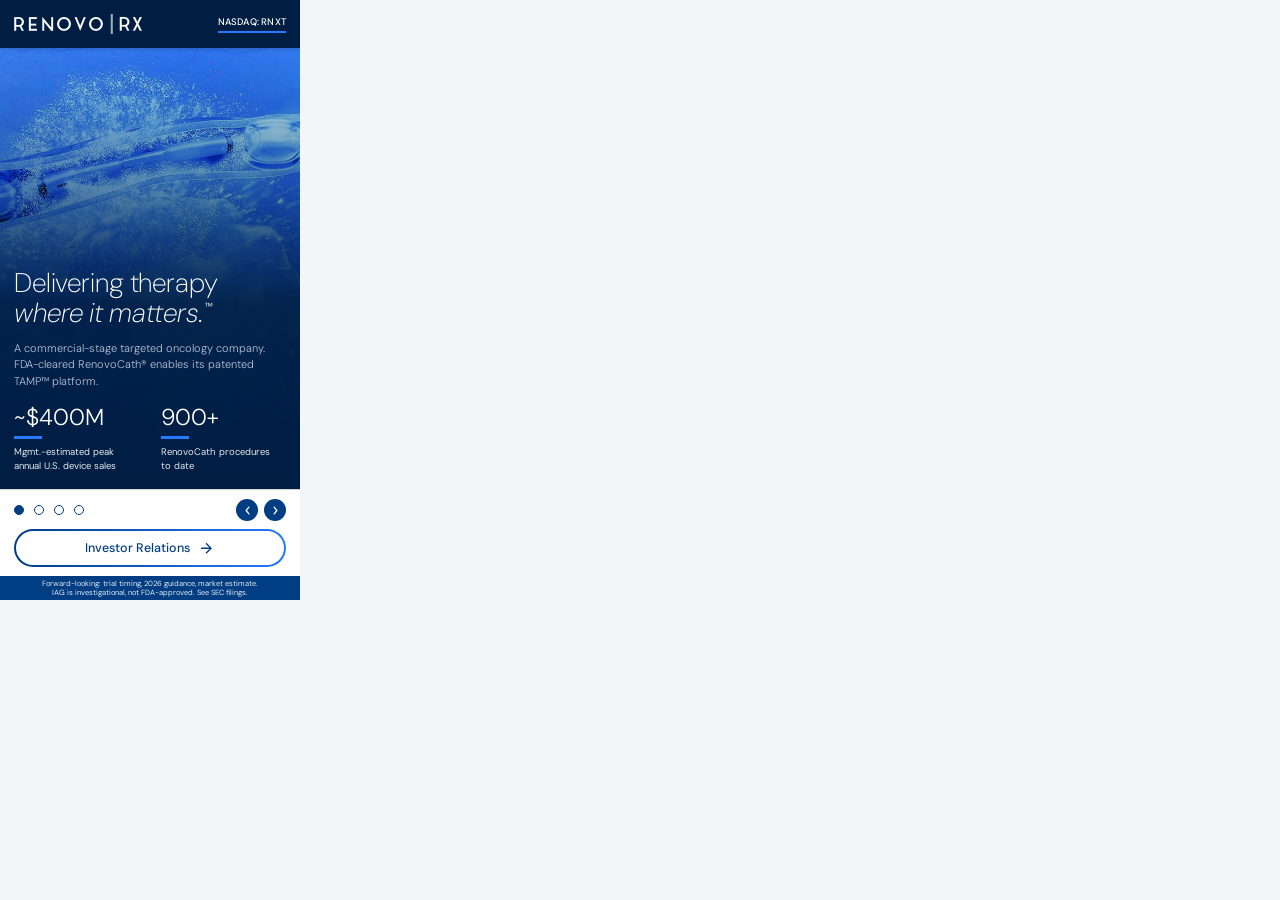
<file: concept-d-corporate/index.html>
<!DOCTYPE html>
<html lang="en">
<head>
<meta name="robots" content="noindex,nofollow">
<meta charset="UTF-8">
<meta name="ad.size" content="width=300,height=600">
<meta http-equiv="X-UA-Compatible" content="IE=Edge">
<meta name="viewport" content="width=300,initial-scale=1">
<link rel="icon" href="data:,">
<title>RenovoRx, Inc. — Investor Relations</title>
<link rel="preconnect" href="https://fonts.googleapis.com">
<link rel="preconnect" href="https://fonts.gstatic.com" crossorigin>
<link href="https://fonts.googleapis.com/css2?family=DM+Sans:ital,wght@0,200;0,300;0,400;0,500;0,600;1,200;1,300&amp;display=swap" rel="stylesheet">
<link rel="stylesheet" href="style.css">
</head>
<body>

<!--
  RenovoRx, Inc. — IR display banner, 300x600 — Concept D: Corporate site / brand-native.
  Promotes: https://renovorx-ir-concept.netlify.app/
  Styled from the company's own CORPORATE website (https://renovorx.com/), not the IR
  landing page that Concepts A-C are built from: its navy header + white logo lockup,
  light DM Sans type, blue-gradient hero over the RenovoCath render, black IV-vs-TAMP
  body-figure section, white image + text split, and pill button. "Homepage in miniature":
  each slide is one module of renovorx.com's homepage:
    1 hero -> 2 IV-vs-TAMP comparison -> 3 image + text split -> 4 blue band.
  Module classes (m-hero / m-bodies / m-split / m-band) and the shared parts (d-stat,
  d-list, d-arrows) live in style.css; every colour is a :root token filled from
  brand.json "corp". Photos and the logo are the site's own files, cropped into assets/.
  Every claim comes from the project fact sheet (.tmp/facts.md), never from the
  homepage's patient-facing copy.
-->

<div id="banner" aria-label="RenovoRx, Inc. investor relations advertisement">

  <div id="slides">

    <!-- Slide 1 — Overview -->
    <section class="slide m-hero" data-index="0">
      <!-- Module: corporate homepage hero: the blue RenovoCath render (blue-renovocath-in-action) under the
           site's #001E42 navy gradient, light DM Sans title with the italic "where it matters." and ™.
           Facts: [CORP] tagline; [PR171][DECK] ~$400M est. peak U.S. device opportunity (mgmt. estimate), 900+ procedures. -->
      <img class="d-photo" src="assets/slide-1.jpg" alt="Illustration of the RenovoCath catheter inside an artery beside a tumor, rendered in blue">
      <div class="hero-panel">
        <h2>Delivering therapy <em>where it matters.</em><sup>™</sup></h2>
        <p class="hero-desc">A commercial-stage targeted oncology company. <span class="nw">FDA-cleared</span> RenovoCath® enables its patented <span class="nw">TAMP™</span> platform.</p>
        <div class="d-stats">
          <div class="d-stat">
            <p class="d-value">~$400M</p>
            <p class="d-label">Mgmt.-estimated peak annual U.S. device sales</p>
          </div>
          <div class="d-stat">
            <p class="d-value">900+</p>
            <p class="d-label">RenovoCath procedures to date</p>
          </div>
        </div>
      </div>
    </section>

    <!-- Slide 2 — Platform -->
    <section class="slide m-bodies" data-index="1">
      <!-- Module: corporate homepage "IV chemotherapy vs. TAMP" section (black, blue light-weight headings,
           white 500 copy, the two body figures Body-IV-Chemo-V8 / Body-TAMP-V8).
           Facts: [PR170] TAMP is "designed to deliver chemotherapy directly near the tumor site while potentially
           reducing systemic exposure"; [DECK p.17] mechanism for IAG is theoretical, hence "designed to" + illustrative tag. -->
      <h2 class="bodies-title">Two Ways to Deliver Chemotherapy</h2>
      <p class="illus">Illustrative image</p>
      <div class="bodies-cols">
        <div class="bodies-col">
          <h3>Intravenous (IV) Chemotherapy</h3>
          <p>Circulates through the bloodstream, exposing the entire body to the drug.</p>
          <div class="bodies-fig"><img src="assets/body-iv.jpg" alt="Illustration of a human body with IV chemotherapy circulating through the whole vascular system"></div>
        </div>
        <div class="bodies-col">
          <h3>Trans-Arterial Micro-Perfusion (<span class="nw">TAMP™</span>)</h3>
          <p>Designed to deliver chemotherapy directly near the tumor, potentially reducing total body exposure.</p>
          <div class="bodies-fig"><img src="assets/body-tamp.jpg" alt="Illustration of a human body with a catheter delivering chemotherapy near the pancreas"></div>
        </div>
      </div>
    </section>

    <!-- Slide 3 — Commercial traction + financials -->
    <section class="slide m-split" data-index="2">
      <!-- Module: corporate homepage white split ("TAMP is an innovative drug-delivery platform…"), stacked for
           portrait: the RenovoCath product photograph over the white card, blue light-weight h2 + bar,
           grey bullet dots, <hr>, blue-arrow sub-bullets.
           Facts: [PR171] 21 active centers (Aug 12 2026), 63 funnel, 900+ procedures, Q2 $909K +115%, guidance
           $3.75M–$4.25M raised from $3.0M–$4.0M, gross margin 84.3%, net loss ~$2.9M. -->
      <figure class="split-fig">
        <img class="split-photo" src="assets/slide-3.jpg" alt="RenovoCath catheter photographed on a light background">
      </figure>
      <div class="split-card">
        <h2>RenovoCath® Is Already in Use at Cancer Centers</h2>
        <ul class="d-list">
          <li>An FDA-cleared drug-delivery catheter, sold to U.S. cancer centers.
            <ul class="d-arrows">
              <li>21 active commercial centers (Aug&nbsp;12, 2026)</li>
              <li>63 centers in the commercial funnel</li>
            </ul>
          </li>
        </ul>
        <hr class="d-rule">
        <ul class="d-list">
          <li>Record Q2 2026 revenue of $909K, up 115% year over year.
            <ul class="d-arrows">
              <li>2026 revenue guidance raised to $3.75M–$4.25M</li>
              <li>Q2 gross margin 84%; net loss $2.9M</li>
            </ul>
          </li>
        </ul>
      </div>
    </section>

    <!-- Slide 4 — Catalyst: the pivotal Phase III trial -->
    <section class="slide m-band" data-index="3">
      <!-- Module: corporate homepage blue band ("Take the Next Step": #003D82 gradient over imagery, light-weight
           title, white copy): the TAMP close-up render (Renovo-Tamp-Closeup-V8) under the blue gradient.
           Facts: [PR170][PR171] full enrollment Aug 2026; 78 of 86 events as of Aug 11 2026; completion 1H 2027;
           topline 2H 2027; primary endpoint overall survival; IAG investigational vs standard IV gemcitabine + Abraxane. -->
      <img class="d-photo" src="assets/slide-4.jpg" alt="Illustration of a catheter delivering chemotherapy, shown in green, to the pancreas">
      <div class="band-content">
        <h2>Pivotal Phase III Trial Fully Enrolled</h2>
        <p class="band-desc">TIGeR-PaC is evaluating investigational intra-arterial gemcitabine (<span class="nw">IAG</span>) vs. standard IV chemotherapy in locally advanced pancreatic cancer.</p>
        <div class="d-stats">
          <div class="d-stat">
            <p class="d-value">78/86</p>
            <p class="d-label">Trial events observed, Aug&nbsp;11, 2026</p>
          </div>
          <div class="d-stat">
            <p class="d-value">1H 2027</p>
            <p class="d-label">Trial completion expected</p>
          </div>
          <div class="d-stat">
            <p class="d-value">2H 2027</p>
            <p class="d-label">Topline data expected</p>
          </div>
        </div>
        <p class="band-note">Primary endpoint: overall survival.</p>
      </div>
    </section>

  </div>

  <!-- Persistent chrome — the corporate site's navy header, never rotates -->
  <header id="top-bar" class="reveal" data-delay="0">
    <img id="logo" src="assets/logo.png" alt="RenovoRx" width="128" height="20">
    <span id="ticker">NASDAQ:&nbsp;RNXT</span>
  </header>

  <!-- Slider controls: round navy buttons, like the site's carousel arrows -->
  <button type="button" class="nav-arrow" id="arrow-prev" aria-label="Previous slide">
    <svg viewBox="0 0 16 16" aria-hidden="true"><path d="M10 3 6 8l4 5" stroke="currentColor" stroke-width="1.8" fill="none" stroke-linecap="round" stroke-linejoin="round"/></svg>
  </button>
  <button type="button" class="nav-arrow" id="arrow-next" aria-label="Next slide">
    <svg viewBox="0 0 16 16" aria-hidden="true"><path d="M6 3l4 5-4 5" stroke="currentColor" stroke-width="1.8" fill="none" stroke-linecap="round" stroke-linejoin="round"/></svg>
  </button>

  <div id="bottom-fixed" class="reveal" data-delay="4">
    <div id="dots" role="tablist" aria-label="Slide selector">
      <button class="dot active" data-index="0" aria-label="Slide 1: Overview"></button>
      <button class="dot" data-index="1" aria-label="Slide 2: IV vs. TAMP delivery"></button>
      <button class="dot" data-index="2" aria-label="Slide 3: Commercial traction"></button>
      <button class="dot" data-index="3" aria-label="Slide 4: Phase III trial"></button>
    </div>

    <!-- The corporate site's pill .btn: gradient border, arrow after the label -->
    <a href="#" id="cta">
      <span>Investor Relations</span>
      <svg id="cta-arrow" viewBox="0 0 24 25" aria-hidden="true"><path d="M12 4.18066L10.585 5.59566L16.17 11.1807H4V13.1807H16.17L10.585 18.7657L12 20.1807L20 12.1807L12 4.18066Z"/></svg>
    </a>

    <!-- The corporate site's footer strip, carrying the required forward-looking-statements line -->
    <p id="fls">Forward-looking: trial timing, 2026 guidance, market estimate. IAG is investigational, not FDA-approved. See SEC filings.</p>
  </div>

  <!-- Standard HTML5-ad click-tag plumbing -->
  <div id="click-tag-wrapper"></div>
</div>

<script src="script.js"></script>
</body>
</html>
</file>
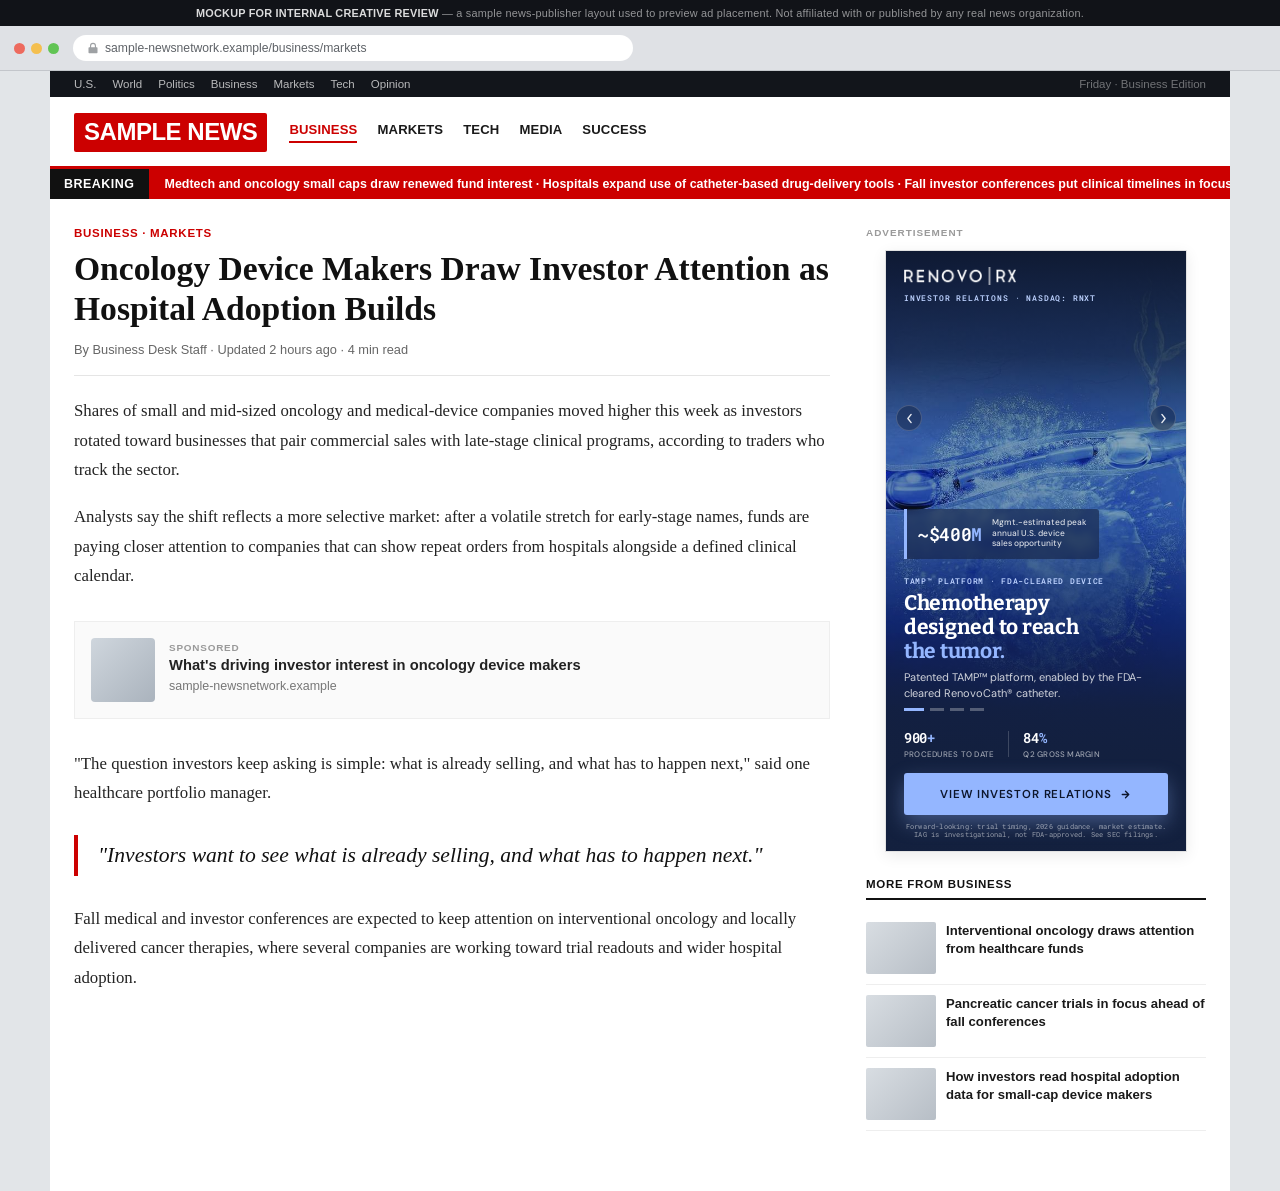
<file: context-preview/news.html>
<!DOCTYPE html>
<html lang="en">
<head>
<meta name="robots" content="noindex,nofollow">
<meta charset="UTF-8">
<meta name="viewport" content="width=device-width,initial-scale=1">
<title>In-Context Preview — Sample News Publisher Page</title>
<link rel="icon" href="data:,">
<style>
  * { margin:0; padding:0; box-sizing:border-box; }
  html, body { background:#e2e5e8; font-family:Helvetica, Arial, sans-serif; }

  /* ---- disclaimer strip ---- */
  #disclaimer {
    background:#111318;
    color:rgba(255,255,255,0.55);
    font-size:0.68rem;
    letter-spacing:0.02em;
    text-align:center;
    padding:7px 12px;
  }
  #disclaimer strong { color:rgba(255,255,255,0.85); }

  /* ---- fake browser chrome ---- */
  #browser-chrome {
    background:#dfe1e5;
    border-bottom:1px solid #c3c6cb;
    padding:9px 14px;
    display:flex;
    align-items:center;
    gap:14px;
  }
  #traffic-lights { display:flex; gap:6px; flex:0 0 auto; }
  #traffic-lights span { width:11px; height:11px; border-radius:50%; display:inline-block; }
  #traffic-lights span:nth-child(1){ background:#ed6a5e; }
  #traffic-lights span:nth-child(2){ background:#f4bf4f; }
  #traffic-lights span:nth-child(3){ background:#61c454; }
  #url-bar {
    flex:1 1 auto;
    background:#fff;
    border-radius:14px;
    padding:6px 14px;
    font-size:0.76rem;
    color:#5f6368;
    display:flex;
    align-items:center;
    gap:6px;
    max-width:560px;
  }
  #url-bar svg { flex:0 0 auto; opacity:0.6; }

  /* ---- site wrapper ---- */
  #site { background:#fff; max-width:1180px; margin:0 auto; }

  /* utility nav */
  #utility-nav {
    background:#12151b;
    color:rgba(255,255,255,0.7);
    font-size:0.72rem;
    display:flex;
    align-items:center;
    justify-content:space-between;
    padding:7px 24px;
  }
  #utility-nav .links { display:flex; gap:16px; }
  #utility-nav .links span:hover { color:#fff; }
  #utility-nav .meta { color:rgba(255,255,255,0.4); }

  /* masthead */
  #masthead {
    display:flex;
    align-items:center;
    gap:22px;
    padding:16px 24px 14px;
    border-bottom:3px solid #cc0000;
  }
  #logo {
    background:#cc0000;
    color:#fff;
    font-weight:900;
    font-size:1.5rem;
    letter-spacing:-0.02em;
    padding:5px 10px 6px;
    border-radius:2px;
    font-family:Arial, Helvetica, sans-serif;
  }
  #masthead nav { display:flex; gap:20px; flex:1; }
  #masthead nav span {
    font-size:0.82rem;
    font-weight:700;
    color:#1a1a1a;
    text-transform:uppercase;
    letter-spacing:0.01em;
    cursor:default;
  }
  #masthead nav span.active { color:#cc0000; border-bottom:2px solid #cc0000; padding-bottom:4px; }

  /* breaking ticker */
  #ticker {
    background:#cc0000;
    color:#fff;
    display:flex;
    align-items:center;
    font-size:0.78rem;
    font-weight:600;
    overflow:hidden;
    white-space:nowrap;
  }
  #ticker .badge {
    background:#111;
    padding:8px 14px;
    font-weight:900;
    letter-spacing:0.04em;
    flex:0 0 auto;
  }
  #ticker .feed { padding:8px 16px; }

  /* content grid */
  #content {
    display:grid;
    grid-template-columns:1fr 340px;
    gap:36px;
    padding:28px 24px 60px;
  }

  article .eyebrow {
    color:#cc0000;
    font-size:0.72rem;
    font-weight:800;
    letter-spacing:0.06em;
    text-transform:uppercase;
    margin-bottom:10px;
  }
  article h1 {
    font-family:Georgia, 'Times New Roman', serif;
    font-size:2.1rem;
    line-height:1.18;
    color:#111;
    margin-bottom:14px;
  }
  article .byline {
    font-size:0.8rem;
    color:#666;
    margin-bottom:20px;
    padding-bottom:18px;
    border-bottom:1px solid #e5e5e5;
  }
  article p {
    font-family:Georgia, 'Times New Roman', serif;
    font-size:1.05rem;
    line-height:1.75;
    color:#232323;
    margin-bottom:18px;
  }
  article .pull-quote {
    font-family:Georgia, 'Times New Roman', serif;
    font-style:italic;
    font-size:1.35rem;
    line-height:1.5;
    color:#111;
    border-left:4px solid #cc0000;
    padding:4px 0 4px 20px;
    margin:28px 0;
  }
  .native-slot {
    margin:30px 0;
    border:1px solid #eee;
    background:#fafafa;
    padding:16px;
    display:flex;
    gap:14px;
    align-items:center;
  }
  .native-slot .swatch { width:64px; height:64px; border-radius:4px; background:linear-gradient(135deg,#cfd6dd,#aab3bd); flex:0 0 auto; }
  .native-slot .txt .tag { font-size:0.62rem; font-weight:800; letter-spacing:0.08em; color:#999; text-transform:uppercase; margin-bottom:4px; }
  .native-slot .txt h4 { font-size:0.92rem; color:#222; margin-bottom:3px; }
  .native-slot .txt p { font-size:0.78rem; color:#777; margin:0; font-family:Helvetica, Arial, sans-serif; }

  /* right rail */
  aside { display:flex; flex-direction:column; align-items:center; gap:10px; }
  aside .sponsor-label {
    align-self:flex-start;
    font-size:0.62rem;
    font-weight:800;
    letter-spacing:0.1em;
    text-transform:uppercase;
    color:#9a9a9a;
    margin-bottom:2px;
  }
  #ad-slot {
    width:302px;    /* 300 + the 1px border each side (border-box), so the 300x600 banner isn't clipped */
    height:602px;
    border:1px solid #e2e2e2;
    box-shadow:0 4px 14px rgba(0,0,0,0.08);
    overflow:hidden;
    background:#000;
  }
  #ad-slot iframe { width:300px; height:600px; border:0; display:block; }

  .rail-more {
    align-self:stretch;
    margin-top:16px;
  }
  .rail-more .heading {
    font-size:0.72rem;
    font-weight:800;
    letter-spacing:0.06em;
    text-transform:uppercase;
    color:#111;
    border-bottom:2px solid #111;
    padding-bottom:8px;
    margin-bottom:12px;
  }
  .rail-item {
    display:flex;
    gap:10px;
    padding:10px 0;
    border-bottom:1px solid #eee;
  }
  .rail-item .thumb { width:70px; height:52px; border-radius:2px; background:linear-gradient(135deg,#d8dde2,#b7bec6); flex:0 0 auto; }
  .rail-item p { font-family:Helvetica, Arial, sans-serif; font-size:0.82rem; line-height:1.35; color:#1a1a1a; font-weight:600; }

  @media (max-width:900px) {
    #content { grid-template-columns:1fr; }
    aside { align-items:stretch; }
    #ad-slot { margin:0 auto; }
  }
</style>
</head>
<body>

<div id="disclaimer">
  <strong>MOCKUP FOR INTERNAL CREATIVE REVIEW</strong> — a sample news-publisher layout used to preview ad placement. Not affiliated with or published by any real news organization.
</div>

<div id="browser-chrome">
  <div id="traffic-lights"><span></span><span></span><span></span></div>
  <div id="url-bar">
    <svg width="12" height="12" viewBox="0 0 16 16"><path d="M8 1a4 4 0 00-4 4v2H3a1 1 0 00-1 1v6a1 1 0 001 1h10a1 1 0 001-1V8a1 1 0 00-1-1h-1V5a4 4 0 00-4-4zm-2.5 6V5a2.5 2.5 0 015 0v2h-5z" fill="currentColor"/></svg>
    sample-newsnetwork.example/business/markets
  </div>
</div>

<div id="site">
  <div id="utility-nav">
    <div class="links">
      <span>U.S.</span><span>World</span><span>Politics</span><span>Business</span><span>Markets</span><span>Tech</span><span>Opinion</span>
    </div>
    <div class="meta">Friday · Business Edition</div>
  </div>

  <div id="masthead">
    <div id="logo">SAMPLE&nbsp;NEWS</div>
    <nav>
      <span class="active">Business</span>
      <span>Markets</span>
      <span>Tech</span>
      <span>Media</span>
      <span>Success</span>
    </nav>
  </div>

  <div id="ticker">
    <span class="badge">BREAKING</span>
    <span class="feed">Medtech and oncology small caps draw renewed fund interest · Hospitals expand use of catheter-based drug-delivery tools · Fall investor conferences put clinical timelines in focus</span>
  </div>

  <div id="content">
    <article>
      <div class="eyebrow">Business · Markets</div>
      <h1>Oncology Device Makers Draw Investor Attention as Hospital Adoption Builds</h1>
      <div class="byline">By Business Desk Staff · Updated 2 hours ago · 4 min read</div>

      <p>Shares of small and mid-sized oncology and medical-device companies moved higher this week as investors rotated toward businesses that pair commercial sales with late-stage clinical programs, according to traders who track the sector.</p>

      <p>Analysts say the shift reflects a more selective market: after a volatile stretch for early-stage names, funds are paying closer attention to companies that can show repeat orders from hospitals alongside a defined clinical calendar.</p>

      <div class="native-slot">
        <div class="swatch"></div>
        <div class="txt">
          <div class="tag">Sponsored</div>
          <h4>What&#x27;s driving investor interest in oncology device makers</h4>
          <p>sample-newsnetwork.example</p>
        </div>
      </div>

      <p>&quot;The question investors keep asking is simple: what is already selling, and what has to happen next,&quot; said one healthcare portfolio manager.</p>

      <div class="pull-quote">"Investors want to see what is already selling, and what has to happen next."</div>

      <p>Fall medical and investor conferences are expected to keep attention on interventional oncology and locally delivered cancer therapies, where several companies are working toward trial readouts and wider hospital adoption.</p>
    </article>

    <aside>
      <div class="sponsor-label">Advertisement</div>
      <div id="ad-slot">
        <iframe id="ad-frame" title="Sample ad placement" scrolling="no"></iframe>
      </div>

      <div class="rail-more">
        <div class="heading">More From Business</div>
        <div class="rail-item"><div class="thumb"></div><p>Interventional oncology draws attention from healthcare funds</p></div>
        <div class="rail-item"><div class="thumb"></div><p>Pancreatic cancer trials in focus ahead of fall conferences</p></div>
        <div class="rail-item"><div class="thumb"></div><p>How investors read hospital adoption data for small-cap device makers</p></div>
      </div>
    </aside>
  </div>
</div>

<script>
  var CONCEPTS = {
    a: '../concept-a-photo/index.html',
    b: '../concept-b-editorial/index.html',
    c: '../concept-c-dashboard/index.html',
    d: '../concept-d-corporate/index.html'
  }
  var params = new URLSearchParams(window.location.search)
  var concept = params.get('concept')
  if (!CONCEPTS[concept]) concept = 'a'
  document.getElementById('ad-frame').src = CONCEPTS[concept]
</script>

</body>
</html>
</file>
<file: concept-a-photo/style.css>
/* ── Brand tokens — the ONLY place colors are defined. Set --dark,
   --navy, --accent and --gold from the company's real site; the rest
   derive from them (color-mix: Chrome 111+ / Safari 16.2+). ── */
:root {
  --dark:      oklch(0.25 0.060 264.8);
  --dark-2:    color-mix(in srgb, var(--dark) 70%, black);
  --navy:      oklch(0.34 0.100 264.8);
  --accent:    oklch(0.78 0.111 264.8);
  --accent-d:  color-mix(in srgb, var(--accent) 82%, black);
  --accent-lt: color-mix(in srgb, var(--accent) 62%, white);
  --gold:      oklch(0.70 0.125 264.8);
  --gold-d:    color-mix(in srgb, var(--gold) 85%, black);
  --white:     #ffffff;
  --cta-ink:   var(--dark-2);  /* the accent is a light periwinkle, so the CTA label takes the dark ink */
  --font-head: 'Bitter', Georgia, serif;
  --font:      'DM Sans', system-ui, sans-serif;
  --mono:      'Roboto Mono', ui-monospace, SFMono-Regular, Menlo, Consolas, 'Liberation Mono', monospace;
  --ease:      cubic-bezier(0.16,1,0.3,1);
}

* { margin:0; padding:0; box-sizing:border-box; }
html, body { width:300px; height:600px; overflow:hidden; background:var(--dark); }
body { font-family:var(--font); -webkit-font-smoothing:antialiased; }
a { text-decoration:none; color:inherit; }
button { border:0; background:none; font:inherit; color:inherit; cursor:pointer; -webkit-tap-highlight-color:transparent; }

/* ── Canvas ─────────────────────────────────────────────────────────
   Fixed 300x600 stage. A crossfading slide stack sits at the bottom of
   the z-order; persistent chrome (logo, nav, stats, CTA) is pinned on
   top of it and never rotates — same "fixed shell / rotating cards"
   split the Knorex reference banner used with royalSlider. */
#banner {
  position:relative;
  width:300px;
  height:600px;
  overflow:hidden;
  cursor:pointer;
  background:var(--dark);
}

/* ── Slide stack ────────────────────────────────────────────────── */
#slides { position:absolute; inset:0; z-index:1; }

.slide {
  position:absolute;
  inset:0;
  opacity:0;
  z-index:1;
  pointer-events:none;
  transition:opacity 0.9s ease;
}
.slide.active { opacity:1; z-index:2; pointer-events:auto; }

.slide-bg {
  position:absolute;
  top:0; left:0;
  width:100%; height:100%;
  object-fit:cover;
  object-position:center 20%;
  z-index:1;
  animation:kenburns 7s ease-out infinite alternate;
  user-select:none;
  -webkit-user-drag:none;
}
@keyframes kenburns {
  from { transform:scale(1); }
  to   { transform:scale(1.09); }
}

.slide-scrim-top, .slide-scrim-bottom {
  position:absolute;
  left:0; right:0;
  z-index:2;
  pointer-events:none;
}
.slide-scrim-top {
  top:0; height:190px;
  background:linear-gradient(180deg, color-mix(in srgb, var(--dark-2) 94%, transparent) 0%, color-mix(in srgb, var(--dark-2) 62%, transparent) 55%, color-mix(in srgb, var(--dark-2) 0%, transparent) 100%);
}
.slide-scrim-bottom {
  bottom:0; height:336px;
  background:linear-gradient(0deg, var(--dark) 0%, color-mix(in srgb, var(--dark) 93%, transparent) 42%, color-mix(in srgb, var(--dark) 0%, transparent) 100%);
}

.slide-copy {
  position:absolute;
  inset:0;
  z-index:3;
  transform:translateY(12px);
  transition:transform 0.9s var(--ease);
}
.slide.active .slide-copy { transform:translateY(0); }

/* Floating mid-image stat chip (per slide) */
.mid-chip {
  position:absolute;
  top:258px; left:18px;
  display:flex;
  align-items:center;
  gap:10px;
  padding:9px 13px 9px 11px;
  background:color-mix(in srgb, var(--dark) 58%, transparent);
  border-left:3px solid var(--accent);
  border-radius:0 3px 3px 0;
  backdrop-filter:blur(3px);
  -webkit-backdrop-filter:blur(3px);
}
.chip-num {
  font-family:var(--mono);
  font-weight:600;
  font-size:18px;
  letter-spacing:-0.02em;
  color:var(--white);
  white-space:nowrap;
}
.chip-num em { font-style:normal; color:var(--accent); }
.chip-label {
  font-family:var(--font);
  font-size:8.4px;
  line-height:1.25;
  font-weight:500;
  color:rgba(255,255,255,0.82);
}

/* Rotating headline block, pinned above the fixed bottom bar */
.copy-bottom {
  position:absolute;
  left:0; right:0;
  bottom:150px;
  padding:0 18px;
}
.kicker {
  font-family:var(--mono);
  font-weight:600;
  font-size:8px;
  letter-spacing:0.09em;
  text-transform:uppercase;
  color:var(--accent-lt);
  margin-bottom:6px;
}
.copy-bottom h1 {
  font-family:var(--font-head);
  font-weight:700;
  font-size:21px;
  line-height:1.13;
  letter-spacing:-0.012em;
  color:var(--white);
}
.copy-bottom h1 em { font-style:normal; color:var(--accent); }
.copy-bottom p {
  margin-top:7px;
  font-size:11px;
  line-height:1.4;
  color:rgba(255,255,255,0.8);
  max-width:255px;
}

/* ── Persistent chrome (never rotates) ─────────────────────────── */
#top-bar {
  position:absolute;
  top:0; left:0; right:0;
  z-index:5;
  display:flex;
  flex-direction:column;
  gap:7px;
  padding:16px 18px 0;
}
#logo { display:flex; align-items:center; }
#logo .lockup { display:block; width:112px; height:auto; flex:none; }
#eyebrow {
  font-family:var(--mono);
  font-weight:600;
  font-size:8.2px;
  letter-spacing:0.1em;
  color:var(--accent-lt);
}

.nav-arrow {
  position:absolute;
  top:154px;
  width:26px; height:26px;
  z-index:5;
  display:flex;
  align-items:center;
  justify-content:center;
  background:color-mix(in srgb, var(--dark) 45%, transparent);
  border:1px solid rgba(255,255,255,0.18);
  border-radius:50%;
  color:rgba(255,255,255,0.9);
  backdrop-filter:blur(2px);
  -webkit-backdrop-filter:blur(2px);
  transition:background .2s ease, transform .15s ease;
}
.nav-arrow svg { width:13px; height:13px; }
.nav-arrow:active { transform:scale(0.9); background:color-mix(in srgb, var(--accent) 55%, transparent); }
#arrow-prev { left:10px; }
#arrow-next { right:10px; }

#bottom-fixed {
  position:absolute;
  left:0; right:0; bottom:0;
  z-index:5;
  padding:0 18px 12px;
}

#dots {
  display:flex;
  gap:6px;
  margin-bottom:11px;
}
.dot {
  width:14px; height:3px;
  border-radius:2px;
  background:rgba(255,255,255,0.28);
  transition:background .3s ease, width .3s ease;
  padding:6px 0;
  background-clip:content-box;
  box-sizing:content-box;
}
.dot.active { background-color:var(--accent); width:20px; }  /* background-color, not the shorthand: the shorthand resets background-clip and paints the whole 15px hit area as a square */

#stat-row {
  display:flex;
  align-items:center;
  gap:14px;
}
.stat { display:flex; flex-direction:column; gap:2px; }
.stat-num {
  font-family:var(--mono);
  font-weight:600;
  font-size:14px;
  letter-spacing:-0.02em;
  color:var(--white);
}
.stat-num em { font-style:normal; color:var(--accent); }
.stat-label {
  font-family:var(--font);
  font-size:8px;
  font-weight:500;
  letter-spacing:0.03em;
  text-transform:uppercase;
  color:rgba(255,255,255,0.58);
}
.stat-div { width:1px; height:26px; background:rgba(255,255,255,0.18); }

#cta {
  margin-top:14px;
  display:flex;
  align-items:center;
  justify-content:center;
  gap:7px;
  width:100%;
  height:42px;
  background:var(--accent);
  border-radius:3px;
  color:var(--cta-ink);
  font-family:var(--font);
  font-weight:600;
  font-size:11.5px;
  letter-spacing:0.07em;
  text-transform:uppercase;
  box-shadow:0 8px 20px color-mix(in srgb, var(--accent) 35%, transparent);
  animation:cta-pulse 1.8s ease-in-out 2.6s 6;
}
#cta-arrow { width:13px; height:13px; }

/* Required disclosure line under the CTA */
#disclosure {
  margin-top:8px;
  font-family:var(--mono);
  font-size:6.6px;
  letter-spacing:0.03em;
  line-height:1.2;
  text-align:center;
  color:rgba(255,255,255,0.55);
}
@keyframes cta-pulse {
  0%, 100% { box-shadow:0 8px 20px color-mix(in srgb, var(--accent) 35%, transparent); }
  50%      { box-shadow:0 8px 26px color-mix(in srgb, var(--accent) 65%, transparent), 0 0 0 5px color-mix(in srgb, var(--accent) 12%, transparent); }
}

/* ── Entrance sequence (initial load only) ─────────────────────── */
.reveal {
  opacity:0;
  transform:translateY(14px);
  transition:opacity .7s var(--ease), transform .7s var(--ease);
}
#banner.is-live .reveal { opacity:1; transform:none; }
#top-bar[data-delay="0"] { transition-delay:.05s; }
#bottom-fixed[data-delay="4"] { transition-delay:.55s; }

#click-tag-wrapper { position:absolute; width:0; height:0; overflow:hidden; }

@media (prefers-reduced-motion: reduce) {
  .slide-bg { animation:none; }
  #cta { animation:none; }
  .reveal { transition-duration:.01s; transition-delay:0s !important; }
  .slide, .slide-copy { transition-duration:.2s; }
}
</file>
<file: concept-b-editorial/style.css>
/* ── Brand tokens — the ONLY place colors are defined. Set --accent,
   --ink and --gold from the company's real site (hex or oklch); every
   other surface/tint derives from them. ── */
:root {
  --accent:       oklch(0.78 0.111 264.8);
  --ink:          oklch(0.27 0.040 264.8);
  --gold:         oklch(0.70 0.125 264.8);
  --accent-lt:    color-mix(in oklch, var(--accent) 60%, white);
  --accent-ink:   oklch(0.46 0.155 264.8);   /* the IR page's own --accent-ink / --accent-ink-d */
  --accent-ink-d: oklch(0.40 0.143 264.8);
  --accent-lo:    color-mix(in oklch, var(--accent) 14%, transparent);
  --deep:         color-mix(in oklch, var(--ink) 80%, black);
  --paper:        color-mix(in oklch, var(--ink) 2%, white);
  --tint:         color-mix(in oklch, var(--accent) 7%, white);
  --tint-2:       color-mix(in oklch, var(--accent) 24%, white);
  --card:         #ffffff;
  --text-mid:     color-mix(in oklch, var(--ink) 62%, white);
  --line:         color-mix(in oklch, var(--ink) 15%, transparent);
  --serif: 'Bitter', Georgia, serif;
  --sans:  'DM Sans', system-ui, sans-serif;
  --mono:  'Roboto Mono', ui-monospace, SFMono-Regular, Menlo, Consolas, 'Liberation Mono', monospace;
  --ease:  cubic-bezier(0.22, 1, 0.36, 1);
}

* { margin:0; padding:0; box-sizing:border-box; }
html, body { width:300px; height:600px; overflow:hidden; background:var(--paper); }
body { font-family:var(--sans); color:var(--ink); -webkit-font-smoothing:antialiased; }
a { text-decoration:none; color:inherit; }
button { border:0; background:none; font:inherit; color:inherit; cursor:pointer; -webkit-tap-highlight-color:transparent; }

#banner {
  position:relative;
  width:300px;
  height:600px;
  overflow:hidden;
  cursor:pointer;
  background:var(--paper);
}

#top-rule {
  position:absolute;
  top:0; left:0; right:0;
  height:3px;
  z-index:6;
  background:linear-gradient(90deg, var(--accent-ink), var(--gold));
}

/* ── Persistent top chrome ──────────────────────────────────────── */
#top-bar {
  position:absolute;
  top:3px; left:0; right:0;
  z-index:5;
  background:var(--paper);
  border-bottom:1px solid var(--line);
  padding:13px 18px 10px;
  display:flex;
  flex-direction:column;
  gap:6px;
}
#logo { display:flex; align-items:center; }
#logo .lockup { display:block; width:104px; height:auto; flex:none; }
#masthead {
  font-family:var(--mono);
  font-size:7.6px;
  font-weight:500;
  letter-spacing:0.1em;
  color:var(--text-mid);
}

/* ── Slide stack ────────────────────────────────────────────────── */
#slides { position:absolute; top:61px; left:0; right:0; bottom:123px; z-index:1; overflow:hidden; }

.slide {
  position:absolute; inset:0;
  opacity:0;
  z-index:1;
  pointer-events:none;
  transition:opacity 0.8s ease;
}
.slide.active { opacity:1; z-index:2; pointer-events:auto; }

.slide-copy {
  padding:16px 18px 0;
  transform:translateY(10px);
  transition:transform 0.8s var(--ease);
}
.slide.active .slide-copy { transform:translateY(0); }

.eyebrow {
  font-family:var(--mono);
  font-size:9.5px;
  font-weight:500;
  letter-spacing:0.13em;
  text-transform:uppercase;
  color:var(--accent-ink);
  display:flex;
  align-items:center;
  gap:7px;
  margin-bottom:9px;
}
.eyebrow::before {
  content:'';
  width:6px; height:6px;
  border-radius:50%;
  background:var(--accent);
  flex:none;
}

.slide-copy h1 {
  font-family:var(--serif);
  font-weight:700;
  font-size:21px;
  line-height:1.16;
  letter-spacing:-0.01em;
  color:var(--ink);
}
.slide-copy h1 em { font-style:normal; color:var(--accent-ink); }

.lead {
  margin-top:8px;
  font-family:var(--sans);
  font-size:10.8px;
  line-height:1.44;
  color:var(--text-mid);
}

/* ── "Figure" schematic card, matching the site's plate component ─ */
.fig-card {
  margin-top:13px;
  border:1px solid var(--line);
  border-radius:2px;
  background:var(--card);
  overflow:hidden;
}
.fig-bar {
  display:flex;
  justify-content:space-between;
  align-items:center;
  gap:8px;
  padding:6px 10px;
  background:var(--ink);
  color:#fff;
  font-family:var(--mono);
  font-size:6.6px;
  font-weight:500;
  letter-spacing:0.12em;
  text-transform:uppercase;
}
.fig-bar span:last-child { color:var(--accent-lt); }
.fig-body { padding:9px 11px 5px; }
.fig-body svg { width:100%; height:auto; display:block; }

/* figure line-art */
.fig-wall { fill:none; stroke:var(--ink); stroke-width:1.6; }
.fig-wall-out { fill:none; stroke:var(--tint-2); stroke-width:3.2; }
.fig-cath { fill:none; stroke:var(--accent-ink); stroke-width:2.2; stroke-linecap:round; }
.fig-balloon { fill:var(--accent-lo); stroke:var(--accent-ink); stroke-width:1.4; }
.fig-drug circle { fill:var(--accent); }
.fig-tumor { fill:var(--tint); stroke:var(--ink); stroke-width:1.4; stroke-dasharray:2.6 1.8; }
.fig-nucleus { fill:var(--accent-lt); stroke:var(--ink); stroke-width:1; }
.fig-bracket, .fig-lead, .fig-rule, .fig-ref { fill:none; stroke:var(--text-mid); stroke-width:1; }
.fig-ref { stroke-dasharray:2 2.4; }
.fig-label { font-family:var(--mono); font-size:6px; font-weight:500; letter-spacing:0.06em; fill:var(--text-mid); }
.fig-big { font-family:var(--mono); font-size:22px; font-weight:700; letter-spacing:-0.02em; fill:var(--accent-ink); }
.fig-big.mid { fill:var(--text-mid); }
.fig-big-sub { font-family:var(--mono); font-size:8px; font-weight:600; letter-spacing:0.04em; fill:var(--text-mid); }
.fig-grid .on { fill:var(--accent-ink); }
.fig-grid .off { fill:none; stroke:var(--tint-2); stroke-width:1.5; }
.fig-ticks .on { fill:var(--accent-ink); }
.fig-ticks .off { fill:var(--tint-2); }
.fig-node rect { fill:var(--ink); }
.fig-rail { fill:none; stroke:var(--text-mid); stroke-width:1.6; }
.fig-ghost { fill:none; stroke:var(--tint-2); stroke-width:2; }
.fig-mark { fill:none; stroke-width:10.5; stroke-linecap:round; }
.fig-mark.a { stroke:var(--accent); }
.fig-mark.b { stroke:var(--ink); }
.fig-gold { fill:var(--gold); }

.fig-mesh line { stroke:var(--accent-lt); stroke-width:1; opacity:0.7; }
.fig-dot circle { fill:var(--accent-ink); }
.fig-hub { fill:var(--gold); stroke:var(--ink); stroke-width:1.4; }

.fig-step rect { fill:var(--tint); stroke:var(--line); stroke-width:1; }
.fig-step.accent rect { fill:var(--accent-lo); stroke:var(--accent-ink); }
.fig-step.gold rect { fill:var(--tint); stroke:var(--gold); }
.fig-step text {
  font-family:var(--mono);
  font-size:8.6px;
  font-weight:700;
  letter-spacing:0.01em;
  fill:var(--ink);
}
.fig-arrow { fill:none; stroke:var(--text-mid); stroke-width:1.6; stroke-linecap:round; stroke-linejoin:round; }

.fig-base { stroke:var(--line); stroke-width:1; }
.fig-bar-prior { fill:var(--tint-2); }
.fig-bar-now { fill:var(--accent-ink); }
.fig-bar-label { font-family:var(--mono); font-size:9px; font-weight:600; fill:var(--text-mid); }
.fig-bar-label.strong { fill:var(--accent-ink); font-weight:700; font-size:10px; }
.fig-bar-year { font-family:var(--mono); font-size:7.5px; fill:var(--text-mid); letter-spacing:0.04em; }

/* key-fact row, matching the site's .kf definition-list pattern */
.kf {
  margin-top:12px;
  padding-top:10px;
  border-top:1px solid var(--line);
  display:flex;
  justify-content:space-between;
  align-items:baseline;
}
.kf dt {
  font-family:var(--mono);
  font-size:7.8px;
  font-weight:500;
  letter-spacing:0.1em;
  text-transform:uppercase;
  color:var(--text-mid);
}
.kf dd {
  display:flex;
  flex-direction:column;
  align-items:flex-end;
  gap:2px;
  font-family:var(--mono);
  font-size:13px;
  font-weight:700;
  color:var(--ink);
  text-align:right;
}
.kf dd em {
  font-style:normal;
  font-weight:600;
  font-size:7.6px;
  letter-spacing:0.03em;
  color:var(--accent-ink);
}

/* ── Nav arrows ─────────────────────────────────────────────────── */
.nav-arrow {
  position:absolute;
  top:316px;
  z-index:5;
  width:24px; height:24px;
  display:flex;
  align-items:center;
  justify-content:center;
  background:var(--card);
  border:1px solid var(--line);
  border-radius:50%;
  color:var(--ink);
  box-shadow:0 2px 8px color-mix(in oklch, var(--ink) 12%, transparent);
  transition:transform 0.15s ease, background 0.2s ease;
}
.nav-arrow svg { width:12px; height:12px; }
.nav-arrow:active { transform:scale(0.9); background:var(--tint); }
#arrow-prev { left:6px; }
#arrow-next { right:6px; }

/* ── Persistent dark band: dots + CTA ───────────────────────────── */
#dots {
  position:absolute;
  left:0; right:0; bottom:89px;
  z-index:5;
  background:var(--deep);
  display:flex;
  gap:6px;
  padding:11px 18px 8px;
}
.dot {
  width:13px; height:3px;
  border-radius:2px;
  background:oklch(1 0 0 / 0.28);
  padding:6px 0;
  background-clip:content-box;
  box-sizing:content-box;
  transition:background 0.3s ease, width 0.3s ease;
}
.dot.active { background-color:var(--accent); width:19px; }  /* background-color, not the shorthand: the shorthand resets background-clip and paints the whole hit area as a square */

#bottom-fixed {
  position:absolute;
  left:0; right:0; bottom:0;
  z-index:5;
  background:var(--deep);
  padding:2px 18px 10px;
}
#bf-line {
  font-family:var(--mono);
  font-size:7.4px;
  font-weight:500;
  letter-spacing:0.11em;
  color:color-mix(in oklch, var(--accent-lt) 75%, transparent);
  margin-bottom:9px;
}
#cta {
  display:flex;
  align-items:center;
  justify-content:center;
  gap:7px;
  width:100%;
  height:42px;
  background:var(--accent);
  border-radius:3px;
  color:var(--deep);
  font-family:var(--sans);
  font-weight:700;
  font-size:12px;
  letter-spacing:0.01em;
  box-shadow:0 8px 20px color-mix(in oklch, var(--accent) 30%, transparent);
  animation:cta-pulse 1.8s ease-in-out 2.6s 6;
}
#cta-arrow { width:13px; height:13px; }

/* Required disclosure line under the CTA */
#fls {
  margin-top:7px;
  font-family:var(--mono);
  font-size:6.4px;
  line-height:1.3;
  letter-spacing:0.03em;
  text-align:center;
  color:color-mix(in oklch, var(--accent-lt) 60%, transparent);
}
@keyframes cta-pulse {
  0%, 100% { box-shadow:0 8px 20px color-mix(in oklch, var(--accent) 30%, transparent); }
  50%      { box-shadow:0 8px 26px color-mix(in oklch, var(--accent) 55%, transparent), 0 0 0 5px color-mix(in oklch, var(--accent) 16%, transparent); }
}

/* ── Entrance sequence (initial load only) ─────────────────────── */
.reveal { opacity:0; transform:translateY(12px); transition:opacity .7s var(--ease), transform .7s var(--ease); }
#banner.is-live .reveal { opacity:1; transform:none; }
#top-bar[data-delay="0"] { transition-delay:.05s; }
#dots.reveal { transition-delay:.5s; }
#bottom-fixed[data-delay="1"] { transition-delay:.6s; }

#click-tag-wrapper { position:absolute; width:0; height:0; overflow:hidden; }

@media (prefers-reduced-motion: reduce) {
  #cta { animation:none; }
  .reveal { transition-duration:.01s; transition-delay:0s !important; }
  .slide, .slide-copy { transition-duration:.2s; }
}
</file>
<file: concept-c-dashboard/style.css>
/* ── Brand tokens — the ONLY place colors are defined. Set --dark,
   --navy, --accent and --gold from the company's real site; the rest
   derive from them (color-mix: Chrome 111+ / Safari 16.2+). ── */
:root {
  --dark:      oklch(0.25 0.060 264.8);
  --dark-2:    color-mix(in srgb, var(--dark) 70%, black);
  --navy:      oklch(0.34 0.100 264.8);
  --accent:    oklch(0.78 0.111 264.8);
  --accent-d:  color-mix(in srgb, var(--accent) 82%, black);
  --accent-lt: color-mix(in srgb, var(--accent) 62%, white);
  --gold:      oklch(0.70 0.125 264.8);
  --gold-d:    color-mix(in srgb, var(--gold) 85%, black);
  --white:     #ffffff;
  --cta-ink:   var(--dark-2);  /* the accent is a light periwinkle, so the CTA label takes the dark ink */
  --font-head: 'Bitter', Georgia, serif;
  --font:      'DM Sans', system-ui, sans-serif;
  --mono:      'Roboto Mono', ui-monospace, SFMono-Regular, Menlo, Consolas, 'Liberation Mono', monospace;
  --ease:      cubic-bezier(0.16,1,0.3,1);
}

* { margin:0; padding:0; box-sizing:border-box; }
html, body { width:300px; height:600px; overflow:hidden; background:var(--dark); }
body { font-family:var(--font); -webkit-font-smoothing:antialiased; }
a { text-decoration:none; color:inherit; }
button { border:0; background:none; font:inherit; color:inherit; cursor:pointer; -webkit-tap-highlight-color:transparent; }

/* ── Canvas ─────────────────────────────────────────────────────────
   Fixed 300x600 stage. A crossfading slide stack sits at the bottom of
   the z-order; persistent chrome (logo, nav, stats, CTA) is pinned on
   top of it and never rotates — same "fixed shell / rotating cards"
   split the Knorex reference banner used with royalSlider. */
#banner {
  position:relative;
  width:300px;
  height:600px;
  overflow:hidden;
  cursor:pointer;
  background:var(--dark);
}

/* ── Slide stack ────────────────────────────────────────────────── */
#slides { position:absolute; inset:0; z-index:1; }

.slide {
  position:absolute;
  inset:0;
  opacity:0;
  z-index:1;
  pointer-events:none;
  transition:opacity 0.9s ease;
}
.slide.active { opacity:1; z-index:2; pointer-events:auto; }

.slide-bg {
  position:absolute;
  top:0; left:0;
  width:100%; height:100%;
  object-fit:cover;
  object-position:center 20%;
  z-index:1;
  animation:kenburns 7s ease-out infinite alternate;
  user-select:none;
  -webkit-user-drag:none;
}
@keyframes kenburns {
  from { transform:scale(1); }
  to   { transform:scale(1.09); }
}

.slide-scrim-top, .slide-scrim-bottom {
  position:absolute;
  left:0; right:0;
  z-index:2;
  pointer-events:none;
}
.slide-scrim-top {
  top:0; height:190px;
  background:linear-gradient(180deg, color-mix(in srgb, var(--dark-2) 94%, transparent) 0%, color-mix(in srgb, var(--dark-2) 62%, transparent) 55%, color-mix(in srgb, var(--dark-2) 0%, transparent) 100%);
}
.slide-scrim-bottom {
  bottom:0; height:336px;
  background:linear-gradient(0deg, var(--dark) 0%, color-mix(in srgb, var(--dark) 93%, transparent) 42%, color-mix(in srgb, var(--dark) 0%, transparent) 100%);
}

.slide-copy {
  position:absolute;
  inset:0;
  z-index:3;
  transform:translateY(12px);
  transition:transform 0.9s var(--ease);
}
.slide.active .slide-copy { transform:translateY(0); }

/* Floating mid-image stat chip (per slide) */
.mid-chip {
  position:absolute;
  top:258px; left:18px;
  display:flex;
  align-items:center;
  gap:10px;
  padding:9px 13px 9px 11px;
  background:color-mix(in srgb, var(--dark) 58%, transparent);
  border-left:3px solid var(--accent);
  border-radius:0 3px 3px 0;
  backdrop-filter:blur(3px);
  -webkit-backdrop-filter:blur(3px);
}
.chip-num {
  font-family:var(--mono);
  font-weight:600;
  font-size:18px;
  letter-spacing:-0.02em;
  color:var(--white);
  white-space:nowrap;
}
.chip-num em { font-style:normal; color:var(--accent); }
.chip-label {
  font-family:var(--font);
  font-size:8.4px;
  line-height:1.25;
  font-weight:500;
  color:rgba(255,255,255,0.82);
}

/* Rotating headline block, pinned above the fixed bottom bar */
.copy-bottom {
  position:absolute;
  left:0; right:0;
  bottom:150px;
  padding:0 18px;
}
.kicker {
  font-family:var(--mono);
  font-weight:600;
  font-size:8px;
  letter-spacing:0.09em;
  text-transform:uppercase;
  color:var(--accent-lt);
  margin-bottom:6px;
}
.copy-bottom h1 {
  font-family:var(--font-head);
  font-weight:700;
  font-size:21px;
  line-height:1.13;
  letter-spacing:-0.012em;
  color:var(--white);
}
.copy-bottom h1 em { font-style:normal; color:var(--accent); }
.copy-bottom p {
  margin-top:7px;
  font-size:11px;
  line-height:1.4;
  color:rgba(255,255,255,0.8);
  max-width:255px;
}

/* ── Persistent chrome (never rotates) ─────────────────────────── */
#top-bar {
  position:absolute;
  top:0; left:0; right:0;
  z-index:5;
  display:flex;
  flex-direction:column;
  gap:7px;
  padding:16px 18px 0;
}
#logo { display:flex; align-items:center; }
#logo .lockup { display:block; width:112px; height:auto; flex:none; }
#eyebrow {
  font-family:var(--mono);
  font-weight:600;
  font-size:8.2px;
  letter-spacing:0.1em;
  color:var(--accent-lt);
}

.nav-arrow {
  position:absolute;
  top:154px;
  width:26px; height:26px;
  z-index:5;
  display:flex;
  align-items:center;
  justify-content:center;
  background:color-mix(in srgb, var(--dark) 45%, transparent);
  border:1px solid rgba(255,255,255,0.18);
  border-radius:50%;
  color:rgba(255,255,255,0.9);
  backdrop-filter:blur(2px);
  -webkit-backdrop-filter:blur(2px);
  transition:background .2s ease, transform .15s ease;
}
.nav-arrow svg { width:13px; height:13px; }
.nav-arrow:active { transform:scale(0.9); background:color-mix(in srgb, var(--accent) 55%, transparent); }
#arrow-prev { left:10px; }
#arrow-next { right:10px; }

#bottom-fixed {
  position:absolute;
  left:0; right:0; bottom:0;
  z-index:5;
  padding:0 18px 12px;
}

#dots {
  display:flex;
  gap:6px;
  margin-bottom:11px;
}
.dot {
  width:14px; height:3px;
  border-radius:2px;
  background:rgba(255,255,255,0.28);
  transition:background .3s ease, width .3s ease;
  padding:6px 0;
  background-clip:content-box;
  box-sizing:content-box;
}
.dot.active { background-color:var(--accent); width:20px; }  /* background-color, not the shorthand: the shorthand resets background-clip and paints the whole 15px hit area as a square */

#stat-row {
  display:flex;
  align-items:center;
  gap:14px;
}
.stat { display:flex; flex-direction:column; gap:2px; }
.stat-num {
  font-family:var(--mono);
  font-weight:600;
  font-size:14px;
  letter-spacing:-0.02em;
  color:var(--white);
}
.stat-num em { font-style:normal; color:var(--accent); }
.stat-label {
  font-family:var(--font);
  font-size:8px;
  font-weight:500;
  letter-spacing:0.03em;
  text-transform:uppercase;
  color:rgba(255,255,255,0.58);
}
.stat-div { width:1px; height:26px; background:rgba(255,255,255,0.18); }

#cta {
  margin-top:14px;
  display:flex;
  align-items:center;
  justify-content:center;
  gap:7px;
  width:100%;
  height:42px;
  background:var(--accent);
  border-radius:3px;
  color:var(--cta-ink);
  font-family:var(--font);
  font-weight:600;
  font-size:11.5px;
  letter-spacing:0.07em;
  text-transform:uppercase;
  box-shadow:0 8px 20px color-mix(in srgb, var(--accent) 35%, transparent);
  animation:cta-pulse 1.8s ease-in-out 2.6s 6;
}
#cta-arrow { width:13px; height:13px; }

/* Required disclosure line under the CTA */
#disclosure {
  margin-top:8px;
  font-family:var(--mono);
  font-size:6.6px;
  letter-spacing:0.03em;
  line-height:1.2;
  text-align:center;
  color:rgba(255,255,255,0.55);
}
@keyframes cta-pulse {
  0%, 100% { box-shadow:0 8px 20px color-mix(in srgb, var(--accent) 35%, transparent); }
  50%      { box-shadow:0 8px 26px color-mix(in srgb, var(--accent) 65%, transparent), 0 0 0 5px color-mix(in srgb, var(--accent) 12%, transparent); }
}

/* ── Entrance sequence (initial load only) ─────────────────────── */
.reveal {
  opacity:0;
  transform:translateY(14px);
  transition:opacity .7s var(--ease), transform .7s var(--ease);
}
#banner.is-live .reveal { opacity:1; transform:none; }
#top-bar[data-delay="0"] { transition-delay:.05s; }
#bottom-fixed[data-delay="4"] { transition-delay:.55s; }

#click-tag-wrapper { position:absolute; width:0; height:0; overflow:hidden; }

@media (prefers-reduced-motion: reduce) {
  .slide-bg { animation:none; }
  #cta { animation:none; }
  .reveal { transition-duration:.01s; transition-delay:0s !important; }
  .slide, .slide-copy { transition-duration:.2s; }
}


/* ══ Concept C: sign-up block, appended to Concept A's stylesheet by
   scripts/build_concept_c.py. Everything above this line is A's CSS,
   copied verbatim; don't edit it here — edit A and rebuild. ══ */

/* The sign-up is taller than A's CTA, so the chip and headline move up
   by --c-lift, and the bottom padding tightens. If A has foreground art
   in the slide background (a motif, a diagram) that now crowds the chip,
   lift it too in the C-only block at the end of this file. */
:root { --c-lift: 16px; --c-error: #ff7a6b; }
.slide-copy .mid-chip, .slide-copy .copy-bottom { translate: 0 calc(-1 * var(--c-lift)); }
#bottom-fixed { padding-bottom: 11px; }

#signup { position:relative; margin-top:13px; cursor:default; }
.sr-only {
  position:absolute; width:1px; height:1px; overflow:hidden;
  clip:rect(0 0 0 0); white-space:nowrap;
}
#signup-row {
  position:relative;
  display:flex;
  gap:6px;
  height:40px;
}
#signup-email {
  flex:1;
  min-width:0;
  height:100%;
  padding:0 11px;
  border:1px solid rgba(255,255,255,0.24);
  border-radius:3px;
  outline:0;
  background:color-mix(in srgb, var(--dark) 55%, transparent);
  color:var(--white, #fff);
  font-family:var(--font);
  font-size:11px;
  font-weight:500;
  transition:border-color .2s ease, box-shadow .2s ease, background .2s ease;
}
#signup-email::placeholder { color:rgba(255,255,255,0.6); }
#signup-email:focus {
  border-color:var(--accent);
  background:color-mix(in srgb, var(--dark) 75%, transparent);
  box-shadow:0 0 0 3px color-mix(in srgb, var(--accent) 24%, transparent);
}
#signup.is-error #signup-email { border-color:var(--c-error); animation:shake .35s ease; }
@keyframes shake {
  0%, 100% { transform:translateX(0); }
  25% { transform:translateX(-4px); }
  75% { transform:translateX(4px); }
}
/* Same fill, ink and type as A's CTA (--cta-ink), so C reads as A */
#signup-btn {
  flex:none;
  height:100%;
  padding:0 13px;
  background:var(--accent);
  border-radius:3px;
  color:var(--cta-ink, var(--dark-2));
  font-family:var(--font-head, var(--font));
  font-weight:800;
  font-size:11px;
  letter-spacing:0.06em;
  text-transform:uppercase;
  box-shadow:0 8px 20px color-mix(in srgb, var(--accent) 35%, transparent);
  transition:filter .2s ease, transform .15s ease;
  animation:btn-pulse 1.8s ease-in-out 2.6s 6;
}
#signup-btn:hover { filter:brightness(1.08); }
#signup-btn:active { transform:scale(0.96); }
#signup.is-sending #signup-btn { opacity:0.6; pointer-events:none; }
@keyframes btn-pulse {
  0%, 100% { box-shadow:0 8px 20px color-mix(in srgb, var(--accent) 35%, transparent); }
  50%      { box-shadow:0 8px 26px color-mix(in srgb, var(--accent) 60%, transparent); }
}

#signup-done {
  position:absolute;
  inset:0;
  display:flex;
  align-items:center;
  justify-content:center;
  gap:7px;
  background:var(--accent);
  border-radius:3px;
  color:var(--cta-ink, var(--dark-2));
  font-family:var(--font-head, var(--font));
  font-weight:700;
  font-size:11px;
  opacity:0;
  transform:scale(0.96);
  pointer-events:none;
  transition:opacity .35s var(--ease), transform .35s var(--ease);
}
#signup-done svg { width:15px; height:15px; flex:none; }
#signup.is-done #signup-done { opacity:1; transform:none; }
#signup.is-done #signup-email, #signup.is-done #signup-btn { visibility:hidden; }

/* Consent and error share one two-line slot, so the error never moves
   anything; the consent comes back as soon as the viewer types. */
#signup-consent, #signup-msg {
  margin-top:7px;
  height:20px;
  font-family:var(--font);
  font-size:7px;
  line-height:1.42;
}
#signup-consent { color:rgba(255,255,255,0.6); }
#signup-consent a { color:inherit; text-decoration:underline; }
#signup-msg {
  display:none;
  font-size:9px;
  font-weight:600;
  color:var(--c-error);
}
#signup.is-error #signup-consent { display:none; }
#signup.is-error #signup-msg { display:block; }

#fls-line {
  margin-top:4px;
  font-family:var(--mono);
  font-size:6.6px;
  letter-spacing:0.03em;
  line-height:1.2;
  text-align:center;
  color:rgba(255,255,255,0.55);
  white-space:nowrap;
}

@media (prefers-reduced-motion: reduce) {
  #signup-btn { animation:none; }
}

/* A's CTA look, copied from its #cta rule by build_concept_c.py */
#signup-btn {
  background:var(--accent);
  color:var(--cta-ink);
  font-family:var(--font);
  font-weight:600;
  letter-spacing:0.07em;
  text-transform:uppercase;
  border-radius:3px;
}
#signup-done {
  background:var(--accent);
  color:var(--cta-ink);
  font-family:var(--font);
  font-weight:600;
  border-radius:3px;
}

/* ══ C-only overrides (kept on rebuild) ══ */
/* Anything below this marker survives build_concept_c.py. Keep it to
   small C-specific nudges, e.g. :root { --c-lift: 20px; } */

:root { --c-lift: 19px; }
</file>
<file: concept-d-corporate/style.css>
/* ── Concept D — Corporate site / brand-native ─────────────────────
   The advertiser's own corporate website, extended into a 300x600 ad.
   Every source token below was read from that site's theme CSS and
   scaled to banner size; scaffold.py fills them from brand.json → "corp"
   (primary, secondary, grad_from, grad_to, band_to, btn_from, btn_to,
   btn_ink, rule, page_bg, header_bg, text, btn_radius, font_head,
   font_body, logo_w, logo_h).

   Source tokens are the ONLY place colours are defined; everything else
   derives from them (color-mix: Chrome 111+ / Safari 16.2+). To re-brand,
   change brand.json "corp", the fonts link, and assets/logo.svg.

   Each slide is one homepage module, built from shared parts:
     .m-hero   hero slider: photo + shade, gradient text panel
     .m-stats  stats module: heading font values over accent bars
     .m-split  image + text split: photo, white card, bullets
     .m-band   overlay band: photo under the gradient overlay, centred copy
   Parts: .d-photo, .d-stats > .d-stat (.d-value + .d-label), .d-vs,
   .d-list (accent bullets), .d-arrows (arrow sub-bullets), .d-rule, .nw. ── */
:root {
  /* Source tokens — the corporate site's theme (brand.json "corp") */
  --primary:    #003D82;    /* headings, stat values, nav, footer strip */
  --secondary:  #267AFF;  /* underline bars, bullet markers, active-nav rule */
  --grad-from:  #001E42;  /* hero panel gradient, left */
  --grad-to:    #003D82;    /* hero panel gradient, right */
  --band-to:    #1D5FCB;    /* overlay / alerts band gradient, bright end */
  --btn-from:   #003D82;   /* .btn border gradient, left stop */
  --btn-to:     #267AFF;     /* .btn border gradient, right stop */
  --page-bg:    #F3F5F8;       /* page background */
  --header-bg:  #001E42;     /* header bar */
  --white:      #FFFFFF;
  --text:       #4D4F4F;       /* body copy */
  --btn-ink:    #003D82;    /* .btn label colour */
  --rule:       #D6D5D5;       /* <hr> between bullet groups, bottom-block hairline */
  --shade:      #000000;             /* photo shade, header shadow */
  --btn-radius: 100px;

  /* Derived */
  --card-bg:     var(--white);
  --on-dark:     var(--white);
  --on-dark-2:   color-mix(in srgb, var(--white) 90%, transparent);
  --hero-shade:  color-mix(in srgb, var(--shade) 40%, transparent);   /* slider photo: #000 @ .4 */
  --panel-grad:  linear-gradient(to left,
                   color-mix(in srgb, var(--grad-to) 80%, transparent),
                   color-mix(in srgb, var(--grad-from) 80%, transparent));
  --band-grad:   linear-gradient(267.38deg, var(--band-to) -42.82%, var(--primary) 88.88%);
  --band-alpha:  0.93;        /* the overlay's opacity on the site */
  --band-size:   125% 100%;   /* a 300px crop of the full-width band: its brightest end sits off-canvas so white copy holds >= 4.5:1 */
  --btn-grad:    linear-gradient(to right, var(--btn-from), var(--btn-to));
  --hdr-shadow:  0 0 5px color-mix(in srgb, var(--shade) 30%, transparent);
  --card-shadow: 0 1px 3px color-mix(in srgb, var(--primary) 8%, transparent);

  /* Type — the site's own Google Fonts (the link in index.html <head>) */
  --font-head: 'DM Sans', system-ui, sans-serif;
  --font-body: 'DM Sans', system-ui, sans-serif;
  --ease:      cubic-bezier(0.16,1,0.3,1);

  /* Geometry (fixed 300x600 stage) */
  --gutter:    14px;
  --hdr-h:     48px;          /* white site header */
  --logo-w:    128px;      /* assets/logo.svg at its display size (brand.json corp.logo_w / logo_h) */
  --logo-h:    20px;
  --bf-pad:    9px;           /* bottom block: space above the controls row */
  --ctrl-h:    22px;          /* dots + arrows row */
  --bf-gap:    8px;           /* controls → CTA */
  --cta-h:     38px;
  --bf-gap-2:  9px;           /* CTA → footer strip */
  --foot-h:    24px;          /* footer strip: the disclosure, up to two lines */
  --bf-h:      calc(var(--bf-pad) + var(--ctrl-h) + var(--bf-gap) + var(--cta-h) + var(--bf-gap-2) + var(--foot-h));
  --bar-w:     28px;          /* accent underline bar (site: 40x4) */
  --bar-h:     3px;
}

* { margin:0; padding:0; box-sizing:border-box; }
html, body { width:300px; height:600px; overflow:hidden; background:var(--page-bg); }
body { font-family:var(--font-body); color:var(--text); -webkit-font-smoothing:antialiased; text-rendering:optimizeLegibility; }
a { text-decoration:none; color:inherit; }
button { border:0; background:none; font:inherit; color:inherit; cursor:pointer; -webkit-tap-highlight-color:transparent; }
ul { list-style:none; }
.nw { white-space:nowrap; }                       /* keeps hyphenated names and compounds unbroken */
.slide p, .slide li { text-wrap:pretty; }         /* no one-word last lines */

/* ── Canvas ───────────────────────────────────────────────────────── */
#banner {
  position:relative;
  width:300px;
  height:600px;
  overflow:hidden;
  cursor:pointer;
  background:var(--page-bg);
}

/* ── Slide stack: each slide fills only the space between the header
   and the bottom block, so slide copy can never run under the chrome. ── */
#slides { position:absolute; inset:0; z-index:1; }
.slide {
  position:absolute;
  left:0; right:0;
  top:var(--hdr-h);
  bottom:var(--bf-h);
  overflow:hidden;
  opacity:0;
  z-index:1;
  pointer-events:none;
  transition:opacity 0.9s ease;
}
.slide.active { opacity:1; z-index:2; pointer-events:auto; }

/* Content rises in on each slide change */
.slide > :not(.d-photo) {
  transform:translateY(10px);
  transition:transform 0.9s var(--ease);
}
.slide.active > :not(.d-photo) { transform:none; }

/* ── Shared parts ─────────────────────────────────────────────────── */
/* Full-bleed photo (hero slider, overlay band) */
.d-photo {
  position:absolute;
  inset:0;
  width:100%; height:100%;
  object-fit:cover;
  z-index:0;
  user-select:none;
  -webkit-user-drag:none;
  animation:d-zoom 9s ease-out infinite alternate;
}
@keyframes d-zoom { from { transform:scale(1); } to { transform:scale(1.06); } }

/* Stat (.module-stats .stat): heading-font value, accent bar, body label */
.d-value {
  font-family:var(--font-head);
  font-weight:500;
  line-height:1.15;
  color:var(--primary);
  white-space:nowrap;
}
.d-vs { font-size:0.62em; font-weight:400; }
.d-label {
  font-size:10px;
  line-height:1.45;
  color:var(--text);
}
.d-label::before {                 /* .stat .description:before — the 40x4 bar */
  content:'';
  display:block;
  width:var(--bar-w);
  height:var(--bar-h);
  margin:6px 0 7px;
  background:var(--secondary);
  transform:scaleX(0);
  transform-origin:left center;
  transition:transform 0.7s var(--ease) 0.35s;
}
.slide.active .d-label::before { transform:none; }

/* Bulleted copy (.content-bg-white ul): accent markers, body text */
.d-list { list-style:disc; padding-left:13px; }
.d-list > li {
  font-size:10px;
  line-height:1.45;
  color:var(--text);
}
.d-list > li::marker { color:var(--secondary); }
/* Sub-bullets (.content-bg-white ul li ul li): primary text, accent arrow */
.d-arrows { list-style:none; margin-top:6px; }
.d-arrows li {
  position:relative;
  padding-left:15px;
  margin-top:4px;
  font-size:10px;
  line-height:1.4;
  color:var(--primary);
}
.d-arrows li::before {             /* the site's arrow icon, as a mask so it takes the token colour */
  content:'';
  position:absolute;
  left:0; top:2px;
  width:10px; height:10px;
  background:var(--secondary);
  -webkit-mask:url("data:image/svg+xml,%3Csvg xmlns='http://www.w3.org/2000/svg' viewBox='0 0 24 25'%3E%3Cpath d='M12 4.18066L10.585 5.59566L16.17 11.1807H4V13.1807H16.17L10.585 18.7657L12 20.1807L20 12.1807L12 4.18066Z'/%3E%3C/svg%3E") center / contain no-repeat;
          mask:url("data:image/svg+xml,%3Csvg xmlns='http://www.w3.org/2000/svg' viewBox='0 0 24 25'%3E%3Cpath d='M12 4.18066L10.585 5.59566L16.17 11.1807H4V13.1807H16.17L10.585 18.7657L12 20.1807L20 12.1807L12 4.18066Z'/%3E%3C/svg%3E") center / contain no-repeat;
}
.d-rule { border:0; border-top:1px solid var(--rule); margin:10px 0; }  /* .content-bg-white hr */

/* ── Module: hero — the homepage hero: blue RenovoCath render under the site's #001E42 navy gradient,
   light DM Sans title (italic "where it matters."), #B7C3D8 tagline ──────────────── */
.m-hero { background:var(--grad-from); }
.m-hero .d-photo { object-position:50% 0%; }
.m-hero::after {
  content:'';
  position:absolute;
  inset:0;
  background:linear-gradient(180deg,
    color-mix(in srgb, var(--grad-from) 8%, transparent) 0%,
    color-mix(in srgb, var(--grad-from) 40%, transparent) 30%,
    color-mix(in srgb, var(--grad-from) 94%, transparent) 58%,
    var(--grad-from) 100%);
  z-index:1;
}
.hero-panel {
  position:absolute;
  left:var(--gutter); right:var(--gutter);
  bottom:16px;
  z-index:2;
}
.hero-panel h2 {
  font-family:var(--font-head);
  font-weight:200;
  font-size:27px;
  line-height:1.12;
  letter-spacing:-0.005em;
  color:var(--on-dark);
}
.hero-panel h2 em { font-style:italic; font-weight:200; }
.hero-panel h2 sup { font-size:0.38em; font-weight:300; vertical-align:top; position:relative; top:0.25em; margin-left:2px; }
.hero-desc {
  margin-top:11px;
  font-size:11px;
  font-weight:300;
  line-height:1.5;
  color:#B7C3D8;                 /* the site's hero tagline colour */
}
.m-hero .d-stats { display:flex; gap:22px; margin-top:15px; }
.m-hero .d-stat { flex:1; }
.m-hero .d-value { font-size:23px; font-weight:300; color:var(--on-dark); }
.m-hero .d-label { font-size:9.5px; color:var(--on-dark-2); }

/* ── Module: IV vs. TAMP comparison — the homepage's black section with the two body figures ── */
.m-bodies {
  display:flex;
  flex-direction:column;
  padding:16px var(--gutter) 0;
  background:#000;
}
.bodies-title {
  font-family:var(--font-head);
  font-weight:200;
  font-size:21px;
  line-height:1.18;
  color:var(--on-dark);
}
.illus { margin-top:5px; font-size:7.5px; letter-spacing:0.03em; color:color-mix(in srgb, var(--white) 55%, transparent); }
.bodies-cols { flex:1; min-height:0; display:grid; grid-template-columns:minmax(0,1fr) minmax(0,1fr); gap:12px; margin-top:12px; }
.bodies-col { display:flex; flex-direction:column; min-height:0; }
.bodies-col h3 {
  font-family:var(--font-head);
  font-weight:300;
  font-size:13.5px;
  line-height:1.2;
  color:var(--secondary);
}
.bodies-col p {
  margin-top:7px;
  font-size:9.5px;
  font-weight:500;
  line-height:1.45;
  color:var(--on-dark);
}
.bodies-fig { margin:auto -6px 0; }                 /* figures run 6px past their column so they read larger */
.bodies-fig img { display:block; width:100%; max-width:none; height:auto; user-select:none; -webkit-user-drag:none; }

/* ── Module: stats (.module.module-stats), on the page background ─── */
.m-stats {
  display:flex;
  flex-direction:column;
  justify-content:center;          /* the section's copy sits mid-slide */
  padding:0 20px 4px;
  background:var(--page-bg);
}
.stats-head h2 {
  font-family:var(--font-head);
  font-weight:400;
  font-size:20px;
  line-height:1.25;
  color:var(--primary);
  text-wrap:balance;
}
.stats-head p {
  margin-top:9px;
  font-size:10.5px;
  line-height:1.5;
  color:var(--text);
}
.m-stats .d-stats { display:flex; flex-direction:column; gap:18px; margin-top:22px; }
.m-stats .d-value { font-size:28px; }

/* ── Module: image + text split (.module.row-default.content-bg-white) */
.m-split {
  display:flex;
  flex-direction:column;
  padding:12px var(--gutter);
  background:var(--page-bg);
}
.split-photo {                     /* .module-image */
  display:block;
  flex:none;
  width:100%;
  height:132px;
  object-fit:cover;
  object-position:50% 50%;
  box-shadow:0 1px 3px color-mix(in srgb, var(--primary) 14%, transparent);
}
/* "Illustrative image" label on a photo of a person: a patient photo can imply a result */
.split-fig { position:relative; flex:none; margin:0; }
.split-fig figcaption {
  position:absolute;
  right:6px; bottom:6px;
  padding:2px 6px;
  background:color-mix(in srgb, var(--shade) 55%, transparent);
  font-size:7px;
  line-height:1.2;
  letter-spacing:0.02em;
  color:var(--on-dark);
}
.split-card {                      /* .content-wrapper .module-content (white) */
  flex:1;
  padding:17px 18px 14px;
  background:var(--card-bg);
  box-shadow:var(--card-shadow);
}
.split-card h2 {
  font-family:var(--font-head);
  font-weight:300;
  font-size:18px;
  line-height:1.25;
  color:var(--primary);
}
.split-card h2::after {            /* .content-bg-white h2:after — accent bar */
  content:'';
  display:block;
  width:var(--bar-w);
  height:var(--bar-h);
  margin:9px 0 12px;
  background:var(--secondary);
}

/* ── Module: blue band — the homepage's #003D82 band over imagery, light-weight title, white copy ── */
.m-band { background:var(--primary); }
.m-band .d-photo { object-position:50% 12%; }
.m-band::after {
  content:'';
  position:absolute;
  inset:0;
  background:linear-gradient(180deg,
    color-mix(in srgb, var(--primary) 52%, transparent) 0%,
    color-mix(in srgb, var(--primary) 80%, transparent) 24%,
    color-mix(in srgb, var(--primary) 96%, transparent) 44%,
    var(--primary) 100%);
  z-index:1;
}
.band-content {
  position:absolute;
  inset:0;
  z-index:2;
  display:flex;
  flex-direction:column;
  justify-content:flex-end;
  padding:0 20px 20px;
  text-align:center;
}
.band-content h2 {
  font-family:var(--font-head);
  font-weight:200;
  font-size:22px;
  line-height:1.2;
  color:var(--on-dark);
  text-wrap:balance;
}
.band-desc, .band-note {
  font-size:10.5px;
  line-height:1.5;
  color:var(--on-dark);
}
.band-desc { margin-top:10px; }
.m-band .d-stats {
  display:grid;
  grid-template-columns:repeat(3, 1fr);
  gap:8px;
  margin-top:18px;
}
.m-band .d-value { font-size:19px; font-weight:300; color:var(--on-dark); }
.m-band .d-label { font-size:9px; color:var(--on-dark-2); }
.m-band .d-label::before { margin-left:auto; margin-right:auto; background:var(--on-dark); transform-origin:center; }
.band-note { margin-top:16px; color:var(--on-dark-2); }

/* ── Persistent chrome (never rotates) ─────────────────────────────── */
#top-bar {                         /* #header — white bar, soft shadow */
  position:absolute;
  top:0; left:0; right:0;
  height:var(--hdr-h);
  z-index:6;
  display:flex;
  align-items:center;
  justify-content:space-between;
  padding:0 var(--gutter);
  background:var(--header-bg);
  box-shadow:var(--hdr-shadow);
}
#logo { display:block; width:var(--logo-w); height:var(--logo-h); }
#ticker {                          /* set as the active main-menu item */
  position:relative;
  padding-bottom:5px;
  font-family:var(--font-head);
  font-weight:500;
  font-size:9.5px;
  letter-spacing:0.02em;
  color:var(--on-dark);
}
#ticker::after {                   /* .main-menu > li.active > a:after — 2px accent rule */
  content:'';
  position:absolute;
  left:0; right:0; bottom:0;
  height:2px;
  background:var(--secondary);
}

#bottom-fixed {
  position:absolute;
  left:0; right:0; bottom:0;
  height:var(--bf-h);
  z-index:5;
  padding-top:var(--bf-pad);
  background:var(--white);
  box-shadow:0 -1px 0 var(--rule);
}

/* Slider dots: rings, filled when active (.row-background-slider .slick-dots) */
#dots {
  display:flex;
  align-items:center;
  gap:2px;
  height:var(--ctrl-h);
  margin:0 0 var(--bf-gap) calc(var(--gutter) - 4px);
}
.dot { position:relative; width:18px; height:18px; }
.dot::before {
  content:'';
  position:absolute;
  inset:4px;
  border:1px solid var(--primary);
  border-radius:50%;
  background-color:transparent;
  transition:background-color .3s ease;
}
.dot.active::before { background-color:var(--primary); }

.nav-arrow {                       /* round control, like the slider's pause button */
  position:absolute;
  z-index:6;
  bottom:calc(var(--foot-h) + var(--bf-gap-2) + var(--cta-h) + var(--bf-gap));
  width:var(--ctrl-h);
  height:var(--ctrl-h);
  display:flex;
  align-items:center;
  justify-content:center;
  border-radius:50%;
  background:var(--primary);
  color:var(--on-dark);
  transition:background-color .2s ease, transform .15s ease;
}
.nav-arrow svg { width:11px; height:11px; }
.nav-arrow:hover { background:var(--grad-to); }
.nav-arrow:active { transform:scale(0.9); }
#arrow-next { right:var(--gutter); }
#arrow-prev { right:calc(var(--gutter) + var(--ctrl-h) + 6px); }

/* CTA — the site's .btn: pill, 2px gradient border over a white fill */
#cta {
  display:flex;
  align-items:center;
  justify-content:center;
  gap:8px;
  height:var(--cta-h);
  margin:0 var(--gutter) var(--bf-gap-2);
  border:2px solid transparent;
  border-radius:var(--btn-radius);
  background:linear-gradient(var(--white), var(--white)) padding-box, var(--btn-grad) border-box;
  font-family:var(--font-head);
  font-weight:500;
  font-size:12.5px;
  line-height:1;
  color:var(--btn-ink);
  transition:background-color .2s ease, border-color .2s ease, color .2s ease;
}
#cta-arrow {
  width:17px; height:17px;
  fill:var(--primary);
  animation:d-nudge 1.4s ease-in-out 2.4s 4;
}
/* .btn:hover — filled primary, white label + arrow; whole-banner hover signals the click */
#banner:hover #cta, #cta:hover, #cta:focus-visible {
  background:var(--primary);
  border-color:var(--primary);
  color:var(--on-dark);
}
#banner:hover #cta-arrow, #cta:hover #cta-arrow, #cta:focus-visible #cta-arrow { fill:var(--on-dark); }
@keyframes d-nudge { 0%, 100% { transform:translateX(0); } 50% { transform:translateX(3px); } }

/* Required disclosure — set in the site's footer strip. Two lines fit; it names
   what the slides actually forward-look about rather than a generic line. */
#fls {
  height:var(--foot-h);
  display:flex;
  align-items:center;
  justify-content:center;
  padding:0 12px;
  background:var(--primary);
  font-size:7.5px;
  line-height:9.5px;
  text-align:center;
  text-wrap:balance;
  overflow:hidden;
  color:var(--on-dark-2);
}

/* ── Entrance sequence (initial load only) ─────────────────────────── */
.reveal {
  opacity:0;
  transform:translateY(8px);
  transition:opacity .7s var(--ease), transform .7s var(--ease);
}
#top-bar.reveal { transform:translateY(-8px); }
#banner.is-live .reveal { opacity:1; transform:none; }
#top-bar[data-delay="0"] { transition-delay:.05s; }
#bottom-fixed[data-delay="4"] { transition-delay:.45s; }

#click-tag-wrapper { position:absolute; width:0; height:0; overflow:hidden; }

@media (prefers-reduced-motion: reduce) {
  .d-photo, #cta-arrow { animation:none; }
  .reveal { transition-duration:.01s; transition-delay:0s !important; }
  .slide, .slide > *, .d-label::before { transition-duration:.2s; transition-delay:0s; }
}
</file>
